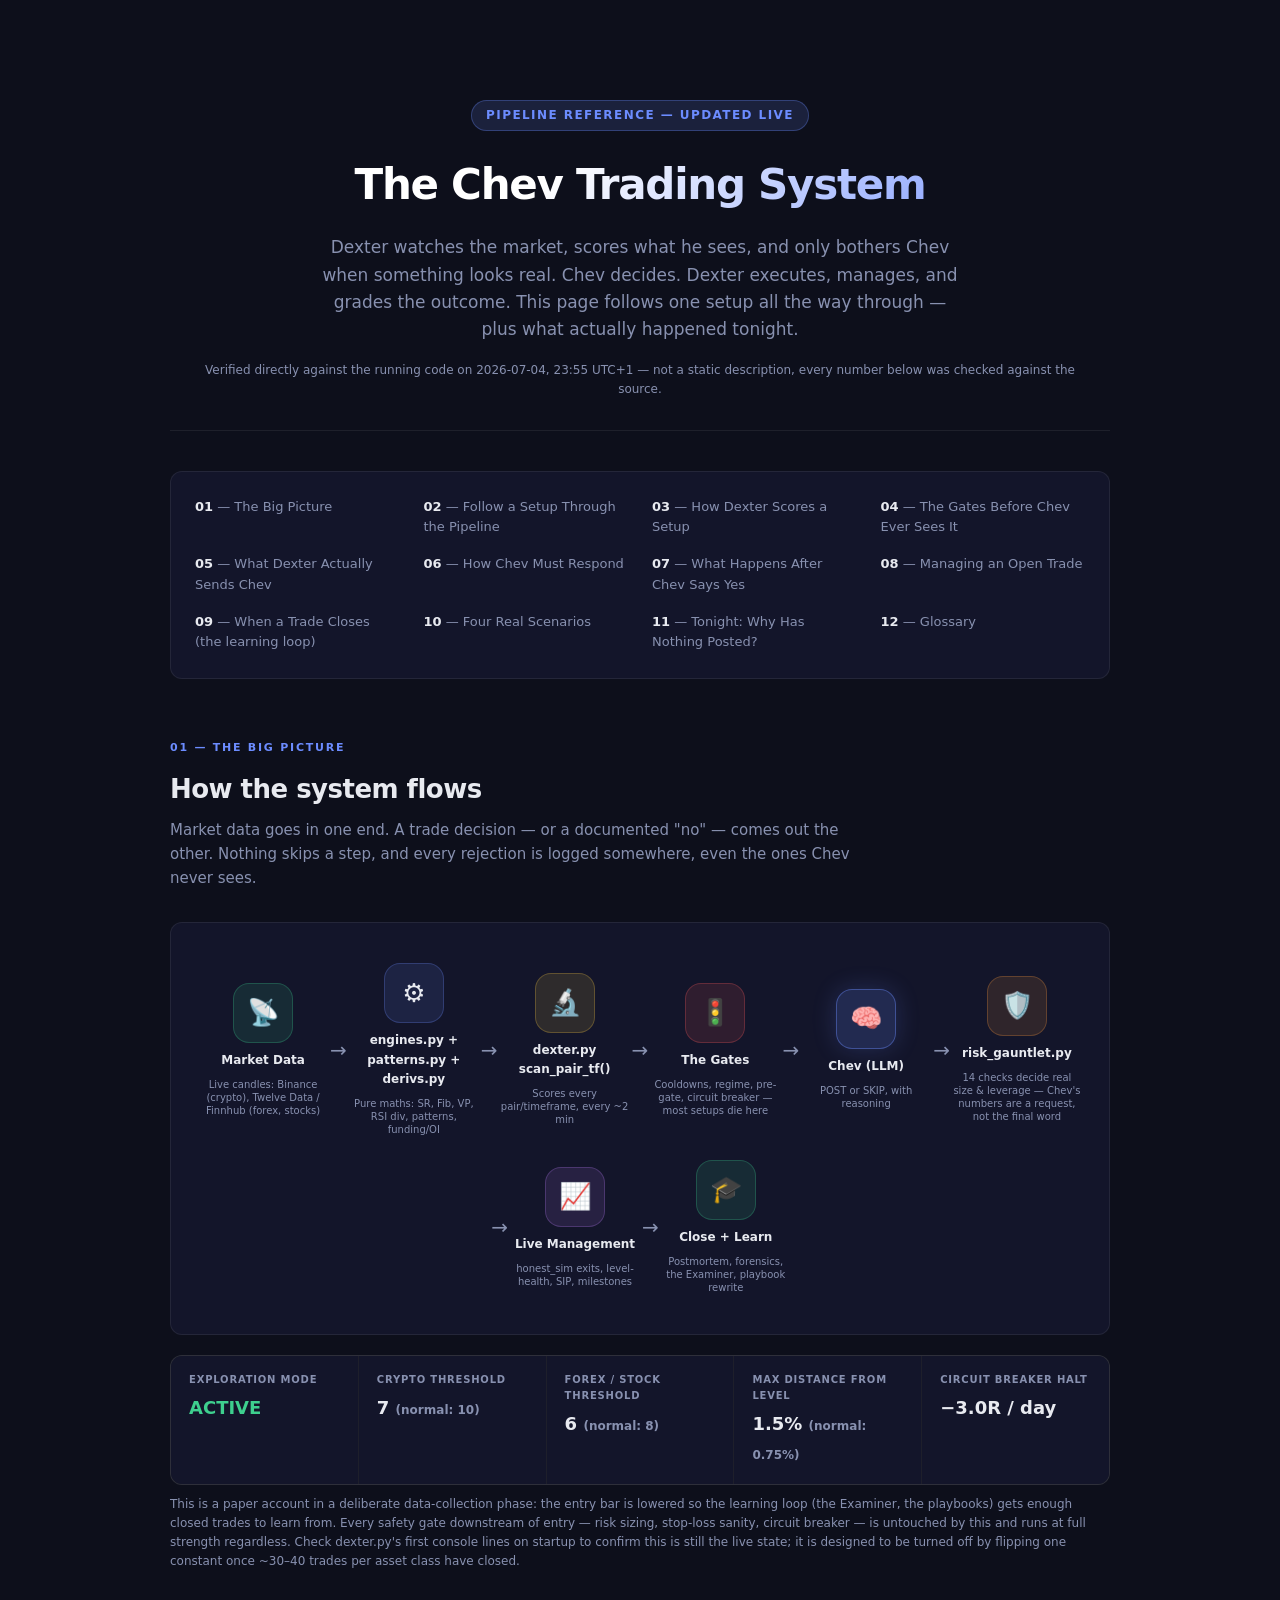
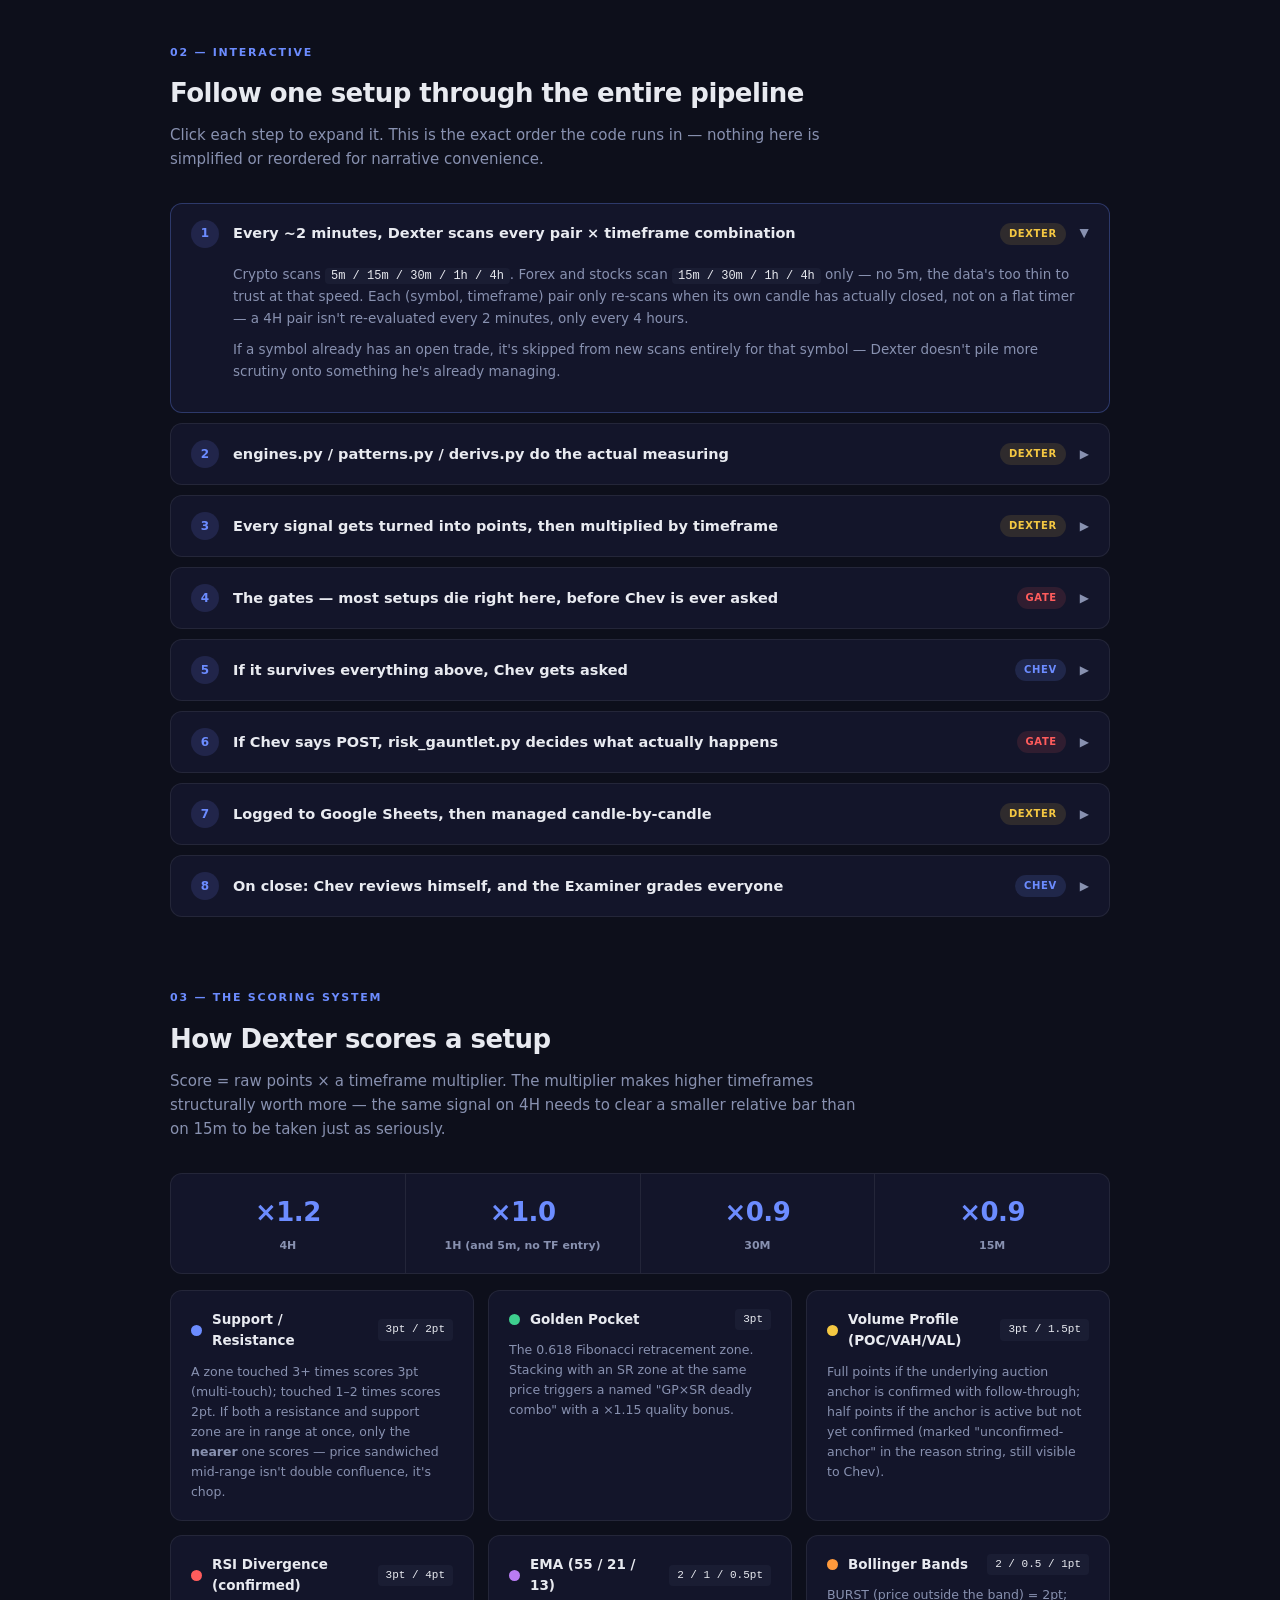
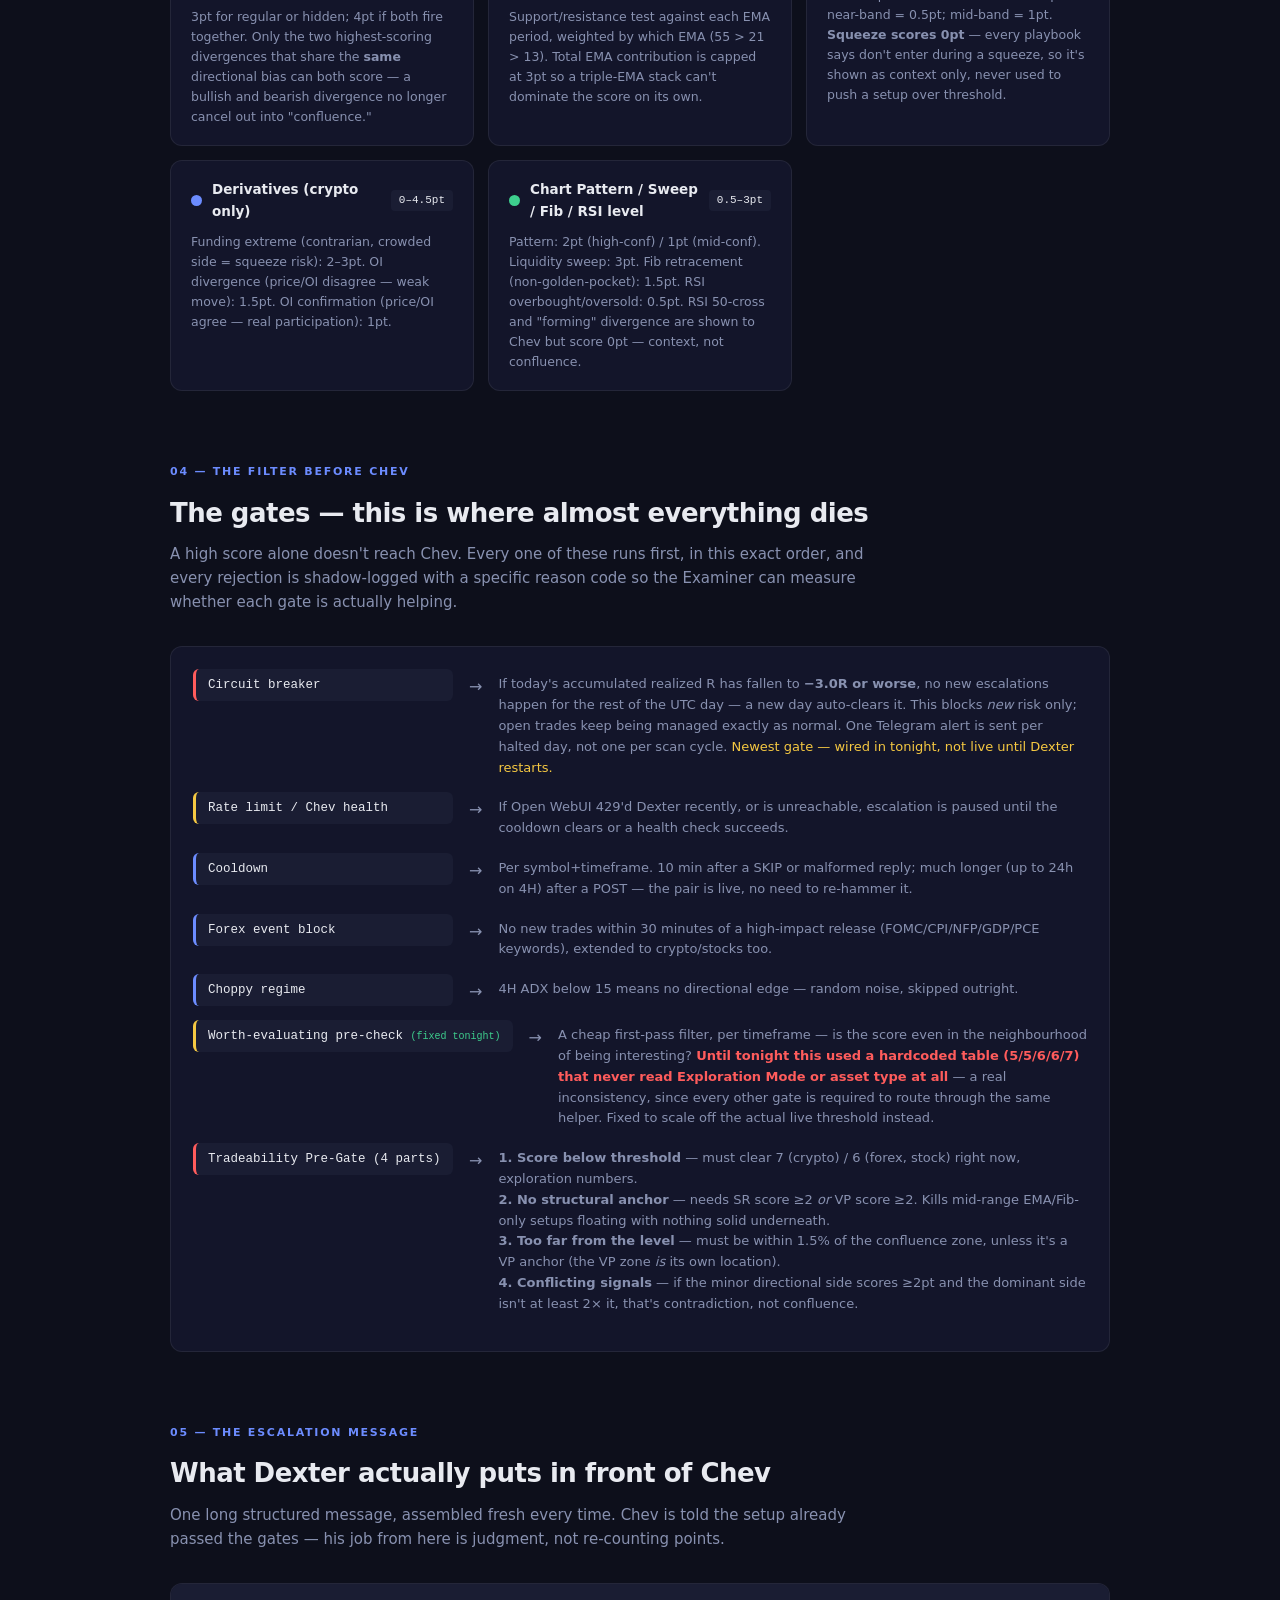
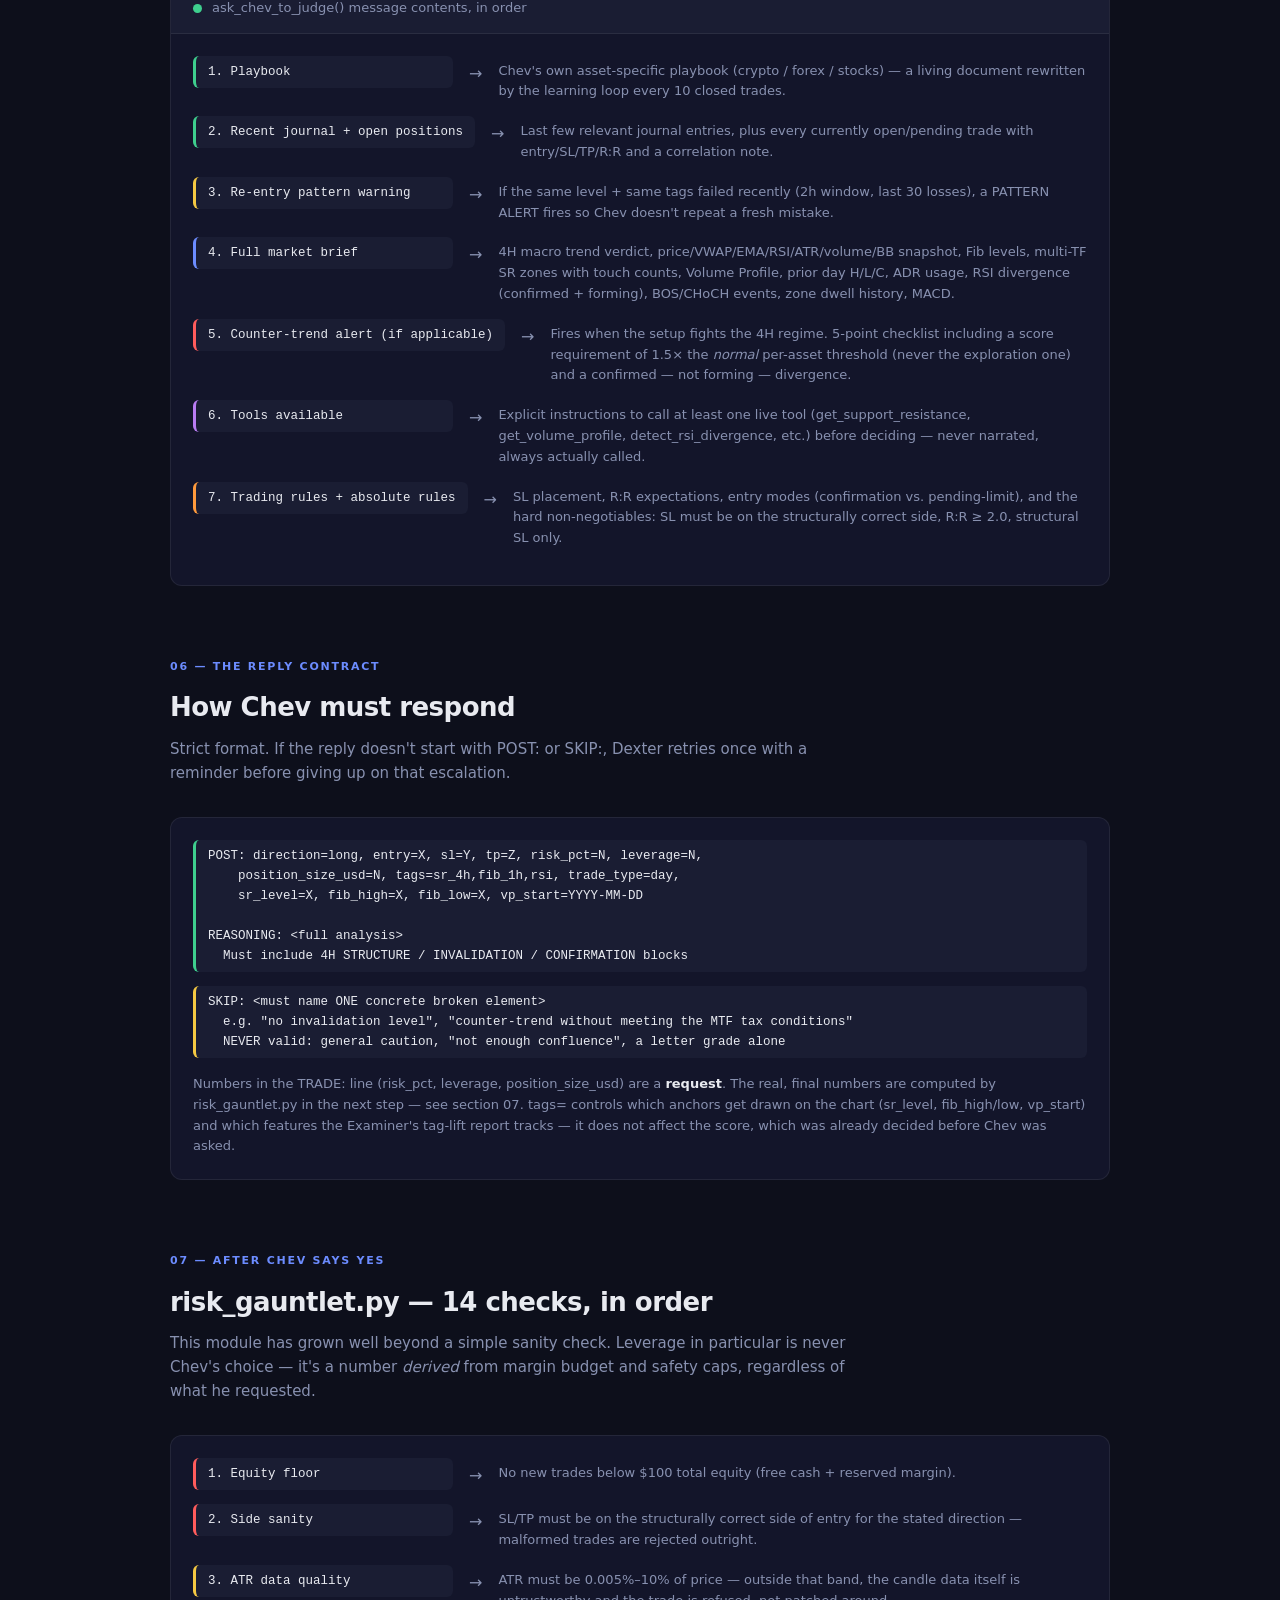
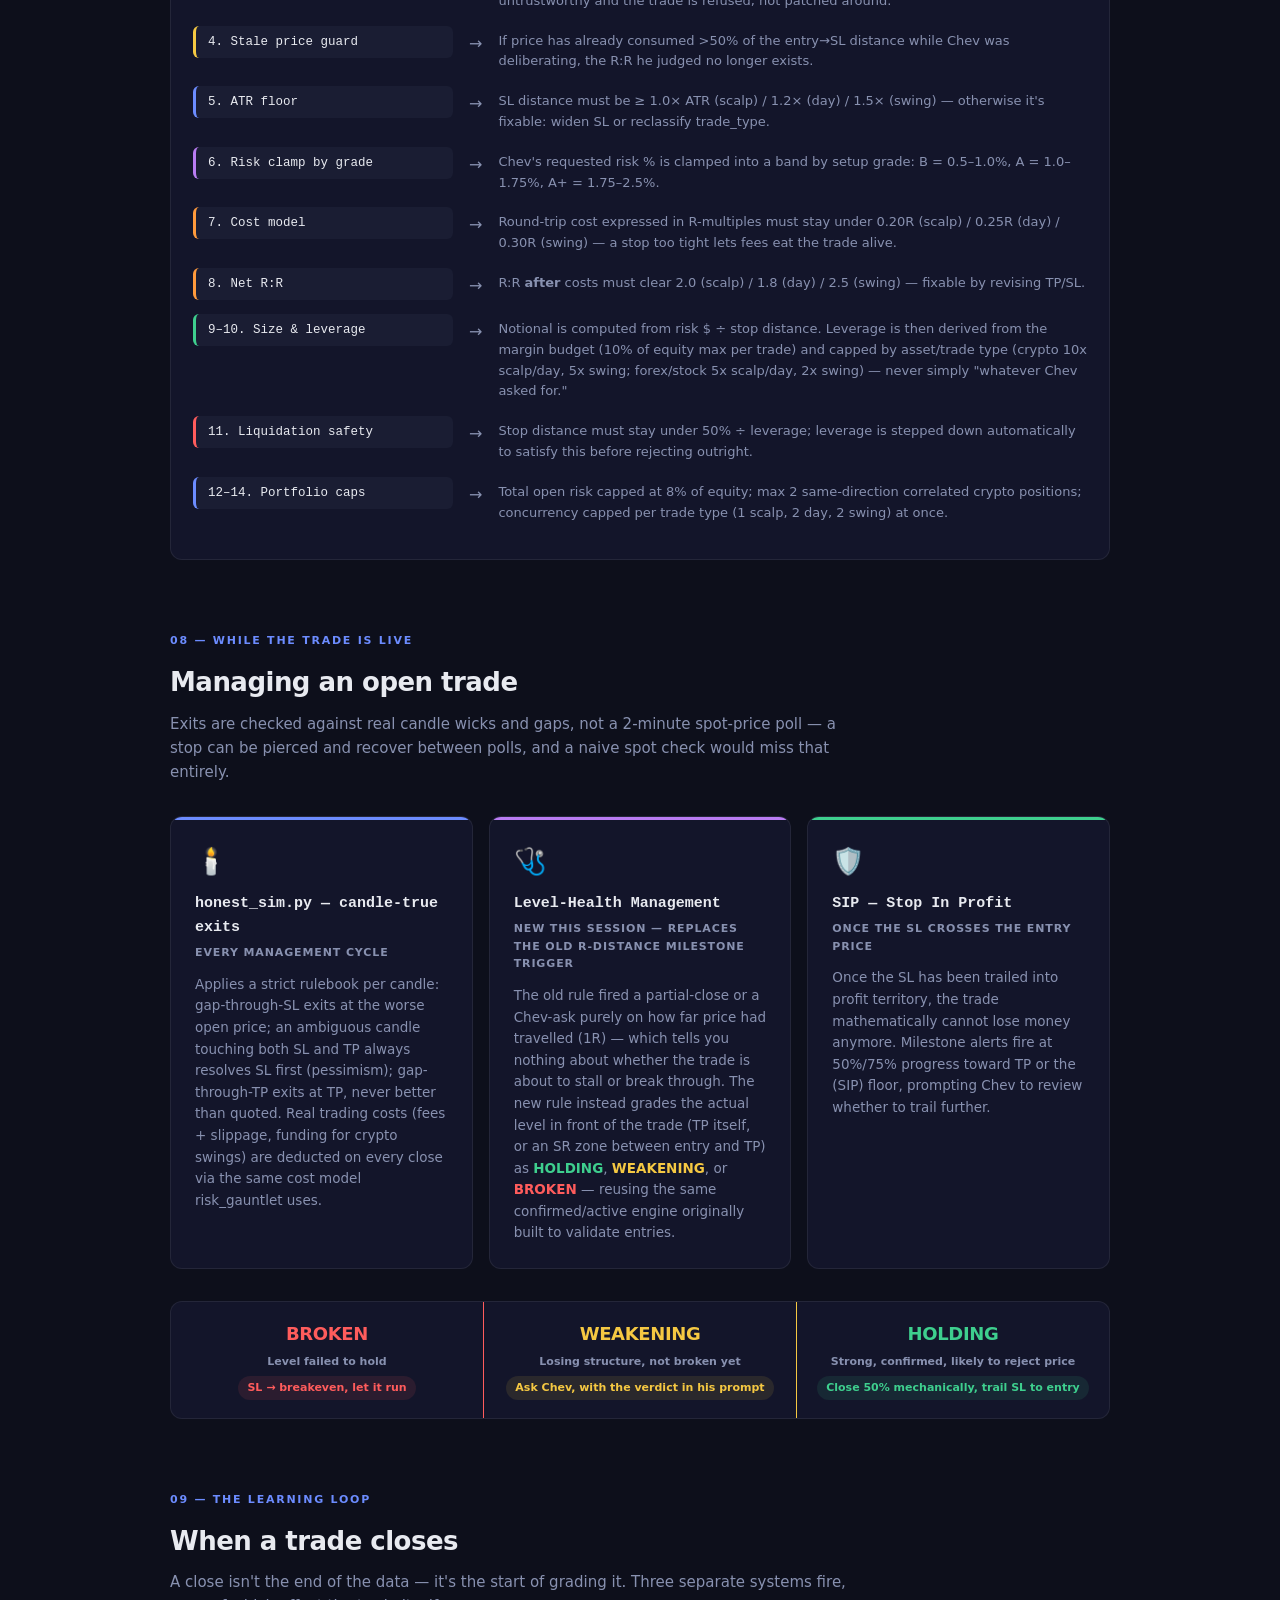
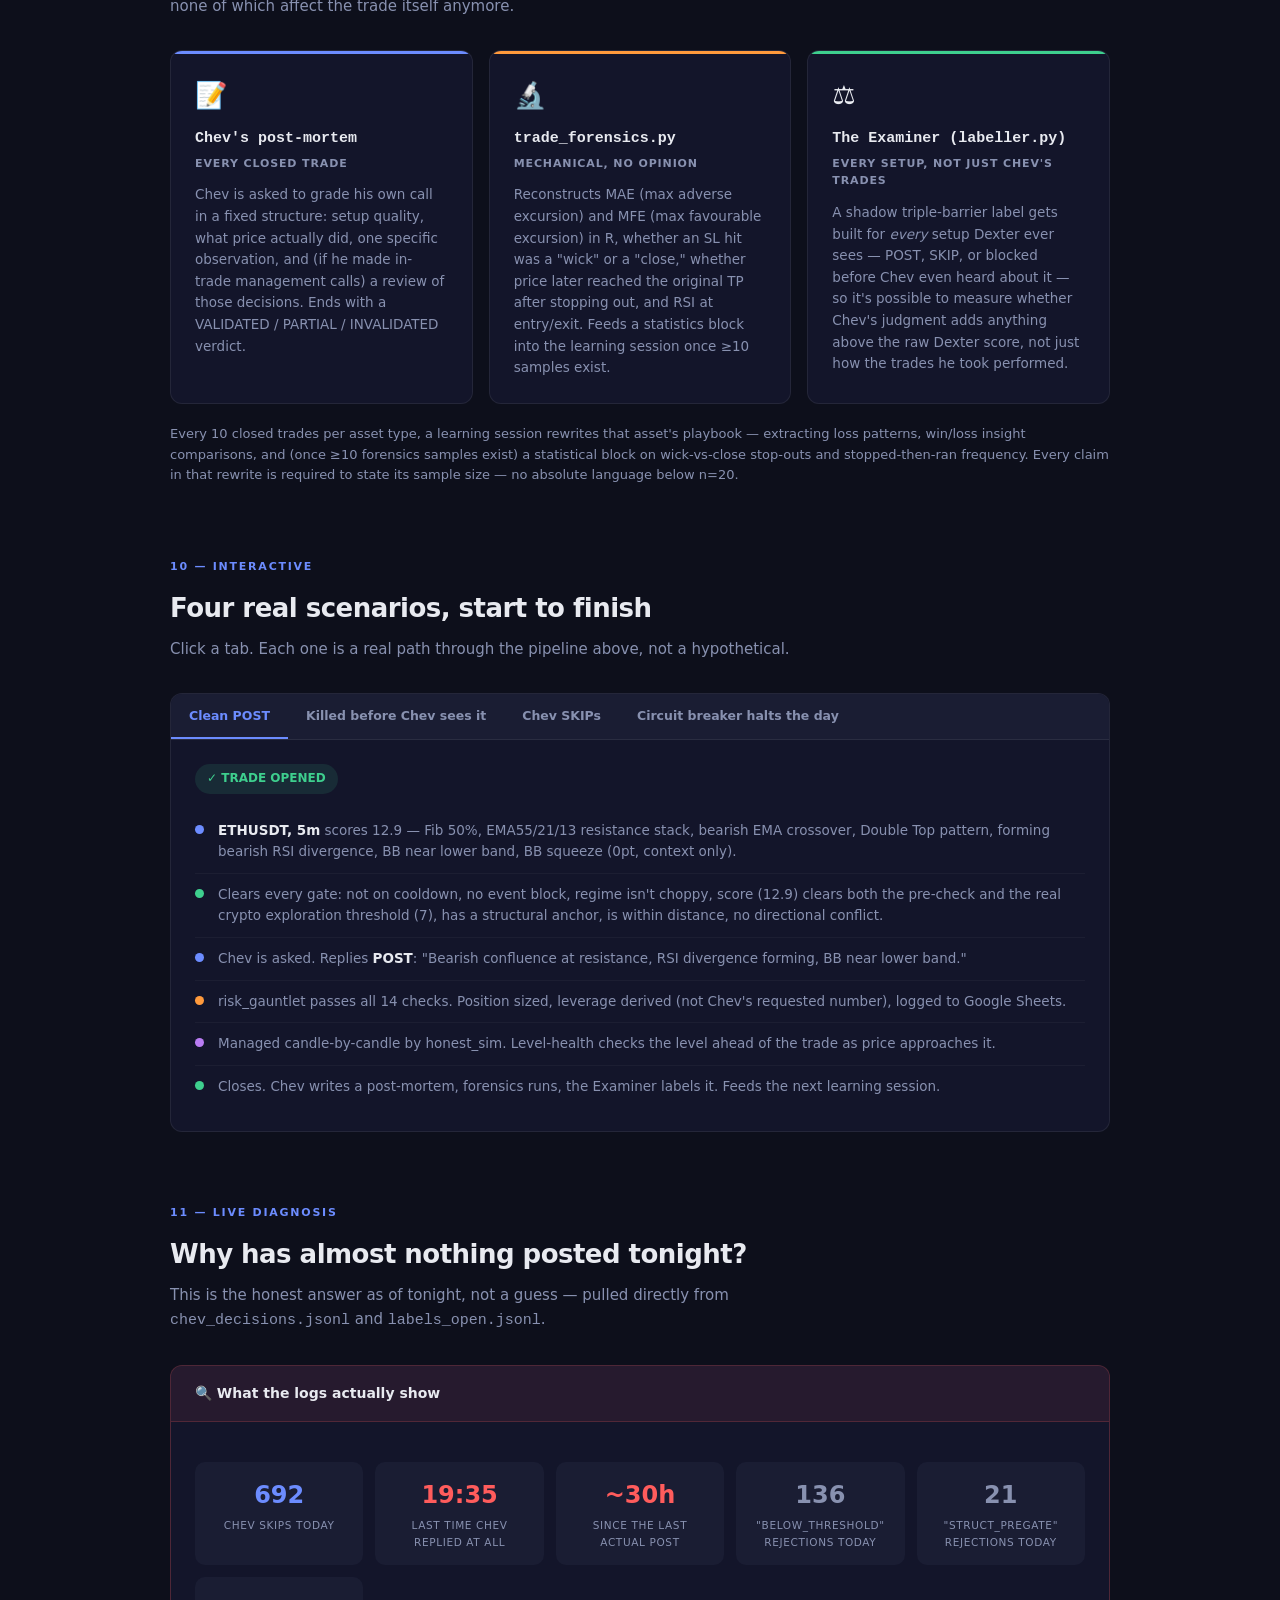
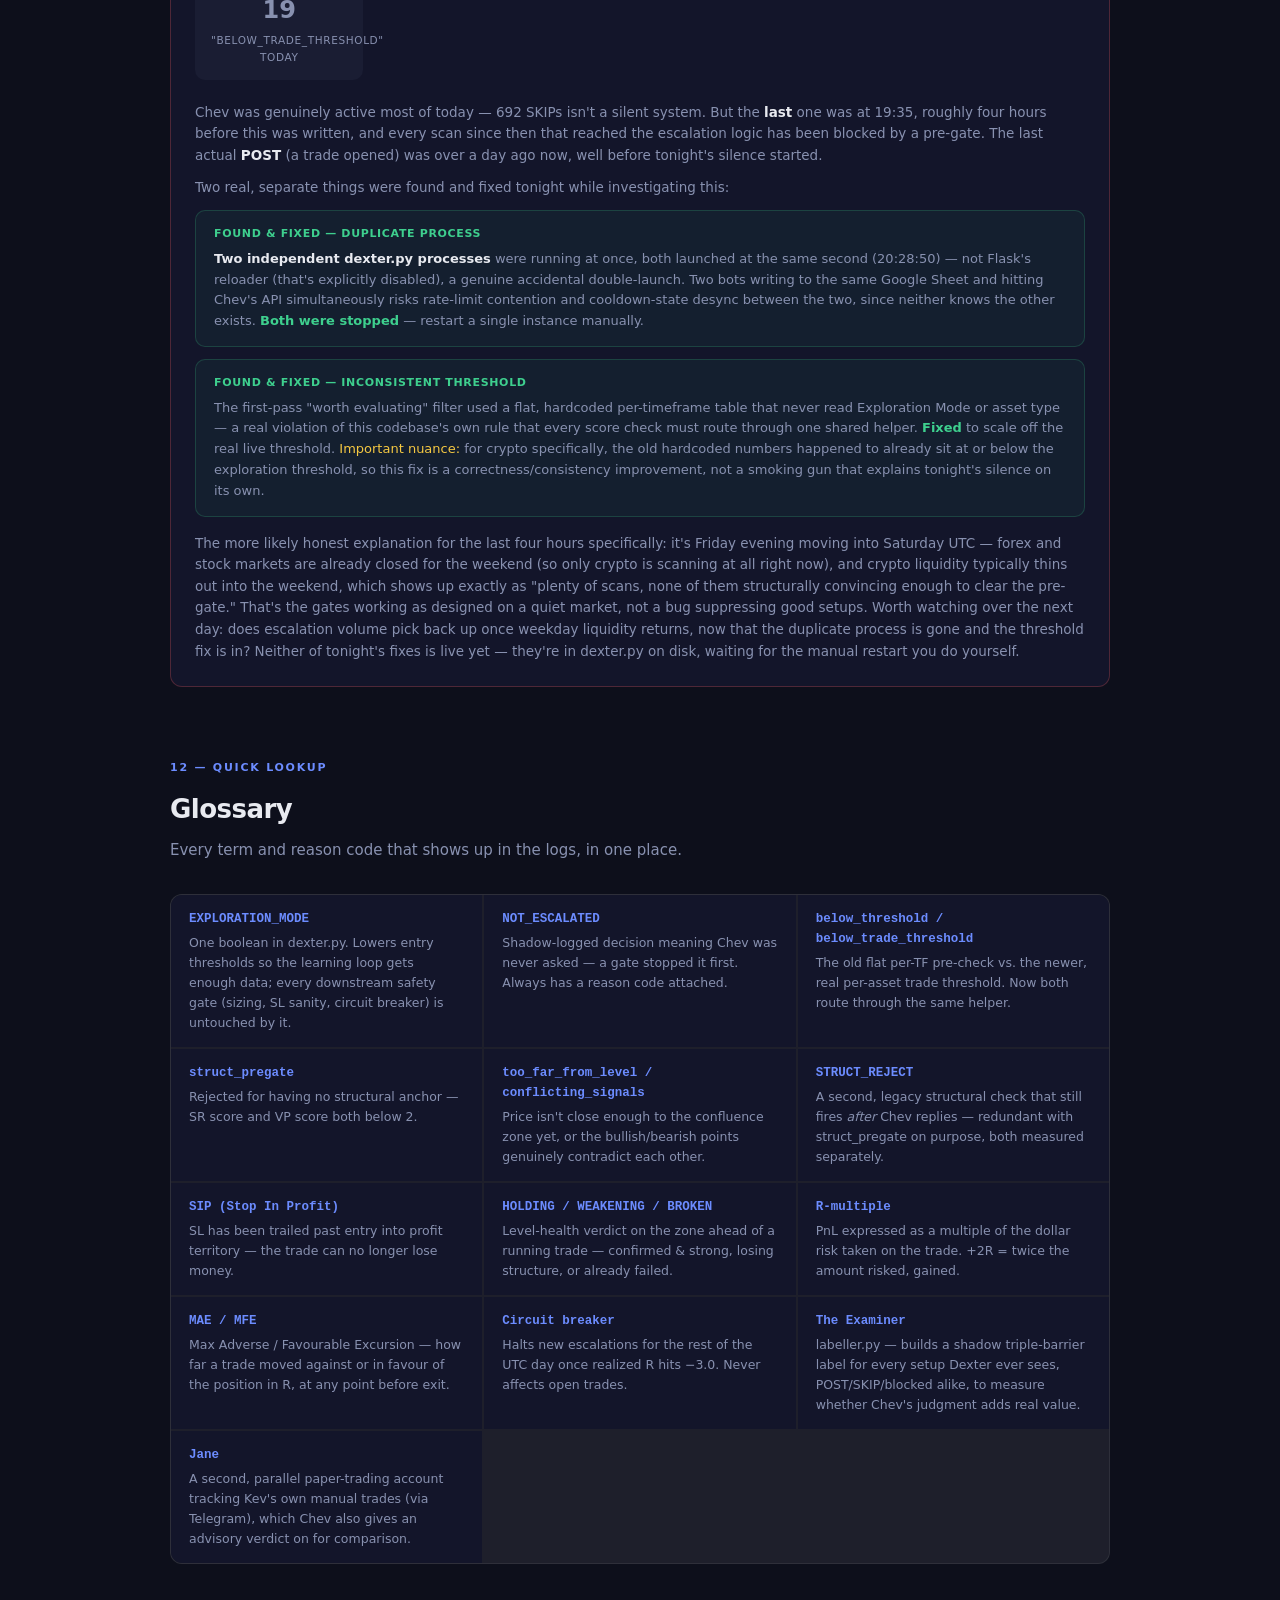
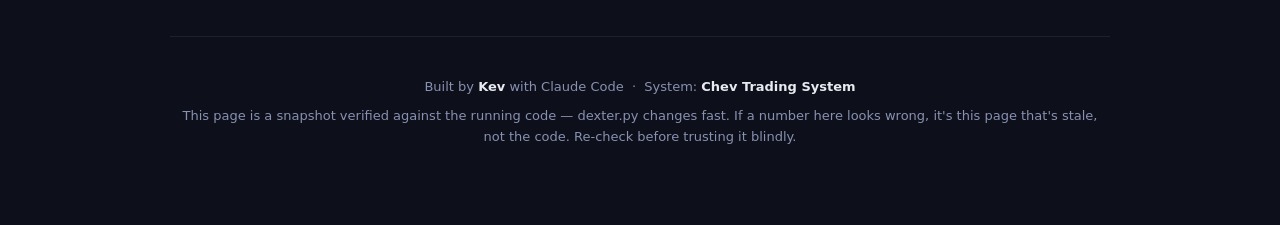
<file: ALEJANDRO_GUIDE.html>
<!DOCTYPE html>
<html lang="en">
<head>
<meta charset="UTF-8">
<meta name="viewport" content="width=device-width, initial-scale=1.0">
<title>Chev Trading System — Pipeline Guide</title>
<style>
  :root {
    --bg: #0d0f1b;
    --surface: #13152a;
    --surface2: #1a1d33;
    --surface3: #21254a;
    --border: rgba(255,255,255,0.07);
    --accent: #6c8cff;
    --green: #3ecf8e;
    --yellow: #f5c842;
    --red: #ff5c5c;
    --purple: #b97cf3;
    --orange: #ff9a3c;
    --text: #e8eaf0;
    --muted: #8891b0;
    --radius: 12px;
  }
  * { box-sizing: border-box; margin: 0; padding: 0; }
  body {
    background: var(--bg);
    color: var(--text);
    font-family: 'Segoe UI', system-ui, sans-serif;
    font-size: 15px;
    line-height: 1.6;
    padding: 40px 20px 80px;
    max-width: 980px;
    margin: 0 auto;
  }
  a { color: var(--accent); }
  code { font-family: 'Consolas', monospace; }

  /* ── HERO ── */
  .hero {
    text-align: center;
    padding: 60px 20px 30px;
    border-bottom: 1px solid var(--border);
    margin-bottom: 40px;
  }
  .hero .badge {
    display: inline-block;
    background: rgba(108,140,255,0.15);
    border: 1px solid rgba(108,140,255,0.3);
    color: var(--accent);
    font-size: 12px;
    font-weight: 600;
    letter-spacing: 0.12em;
    text-transform: uppercase;
    padding: 5px 14px;
    border-radius: 99px;
    margin-bottom: 20px;
  }
  .hero h1 {
    font-size: 42px;
    font-weight: 700;
    letter-spacing: -0.03em;
    background: linear-gradient(135deg, #fff 40%, var(--accent));
    -webkit-background-clip: text;
    -webkit-text-fill-color: transparent;
    background-clip: text;
    margin-bottom: 16px;
  }
  .hero p { color: var(--muted); font-size: 17px; max-width: 640px; margin: 0 auto; }
  .hero .updated { margin-top: 18px; font-size: 12px; color: var(--muted); }

  /* ── TOC ── */
  .toc {
    background: var(--surface);
    border: 1px solid var(--border);
    border-radius: var(--radius);
    padding: 20px 24px;
    margin-bottom: 60px;
    display: grid;
    grid-template-columns: repeat(auto-fit, minmax(200px, 1fr));
    gap: 6px 24px;
  }
  .toc a {
    display: block;
    font-size: 13px;
    color: var(--muted);
    text-decoration: none;
    padding: 5px 0;
  }
  .toc a:hover { color: var(--accent); }
  .toc a b { color: var(--text); font-weight: 600; }

  /* ── SECTION HEADERS ── */
  .section-label {
    font-size: 11px; font-weight: 700; letter-spacing: 0.16em;
    text-transform: uppercase; color: var(--accent); margin-bottom: 12px;
  }
  h2 { font-size: 26px; font-weight: 700; letter-spacing: -0.02em; margin-bottom: 8px; }
  h3 { font-size: 17px; font-weight: 700; margin-bottom: 10px; }
  .section-intro { color: var(--muted); margin-bottom: 32px; max-width: 700px; }
  section { margin-bottom: 72px; scroll-margin-top: 20px; }

  /* ── FLOW DIAGRAM ── */
  .flow {
    display: flex; align-items: center; justify-content: center; gap: 0;
    flex-wrap: wrap; padding: 40px 20px; background: var(--surface);
    border: 1px solid var(--border); border-radius: var(--radius); row-gap: 24px;
  }
  .flow-node { display: flex; flex-direction: column; align-items: center; gap: 8px; min-width: 108px; max-width: 130px; }
  .flow-icon {
    width: 60px; height: 60px; border-radius: 16px; display: flex;
    align-items: center; justify-content: center; font-size: 26px;
    border: 1px solid transparent; position: relative;
  }
  .flow-icon.data    { background: rgba(62,207,142,0.12); border-color: rgba(62,207,142,0.25); }
  .flow-icon.engine  { background: rgba(108,140,255,0.12); border-color: rgba(108,140,255,0.25); }
  .flow-icon.dexter  { background: rgba(245,200,66,0.12); border-color: rgba(245,200,66,0.25); }
  .flow-icon.gate    { background: rgba(255,92,92,0.12); border-color: rgba(255,92,92,0.25); }
  .flow-icon.chev    { background: rgba(108,140,255,0.18); border-color: rgba(108,140,255,0.40); box-shadow: 0 0 24px rgba(108,140,255,0.2); }
  .flow-icon.risk    { background: rgba(255,154,60,0.12); border-color: rgba(255,154,60,0.25); }
  .flow-icon.manage  { background: rgba(185,124,243,0.12); border-color: rgba(185,124,243,0.25); }
  .flow-icon.learn   { background: rgba(62,207,142,0.12); border-color: rgba(62,207,142,0.25); }
  .flow-label { font-size: 12px; font-weight: 600; color: var(--text); text-align: center; }
  .flow-sub { font-size: 10px; color: var(--muted); text-align: center; line-height: 1.3; }
  .flow-arrow { font-size: 20px; color: var(--muted); padding: 0 2px; }

  /* ── LIVE CONFIG STRIP ── */
  .config-strip {
    display: grid; grid-template-columns: repeat(auto-fit, minmax(150px, 1fr));
    gap: 1px; background: var(--border); border: 1px solid var(--border);
    border-radius: var(--radius); overflow: hidden; margin-top: 20px;
  }
  .config-cell { background: var(--surface); padding: 16px 18px; }
  .config-cell .cfg-label { font-size: 10px; color: var(--muted); text-transform: uppercase; letter-spacing: 0.08em; font-weight: 700; margin-bottom: 6px; }
  .config-cell .cfg-value { font-size: 18px; font-weight: 700; }
  .config-cell .cfg-value.on { color: var(--green); }
  .config-note { font-size: 12px; color: var(--muted); margin-top: 10px; }

  /* ── MODULE CARDS ── */
  .cards { display: grid; grid-template-columns: repeat(auto-fill, minmax(280px, 1fr)); gap: 16px; }
  .card { background: var(--surface); border: 1px solid var(--border); border-radius: var(--radius); padding: 24px; position: relative; overflow: hidden; }
  .card::before { content: ''; position: absolute; top: 0; left: 0; right: 0; height: 3px; border-radius: var(--radius) var(--radius) 0 0; }
  .card.green::before  { background: var(--green); }
  .card.blue::before   { background: var(--accent); }
  .card.yellow::before { background: var(--yellow); }
  .card.purple::before { background: var(--purple); }
  .card.orange::before { background: var(--orange); }
  .card.red::before    { background: var(--red); }
  .card-icon { font-size: 26px; margin-bottom: 10px; }
  .card-title { font-size: 15px; font-weight: 700; margin-bottom: 4px; font-family: monospace; }
  .card-role { font-size: 11px; font-weight: 600; letter-spacing: 0.08em; text-transform: uppercase; color: var(--muted); margin-bottom: 12px; }
  .card p { color: var(--muted); font-size: 13.5px; }

  /* ── CONFLUENCE TABLE ── */
  .conf-grid { display: grid; grid-template-columns: repeat(auto-fill, minmax(260px, 1fr)); gap: 14px; }
  .conf-card { background: var(--surface); border: 1px solid var(--border); border-radius: var(--radius); padding: 18px 20px; }
  .conf-header { display: flex; align-items: center; gap: 10px; margin-bottom: 10px; }
  .conf-dot { width: 11px; height: 11px; border-radius: 50%; flex-shrink: 0; }
  .conf-name { font-size: 13.5px; font-weight: 700; }
  .conf-pt { font-family: monospace; font-size: 11px; color: var(--text); background: var(--surface2); padding: 2px 8px; border-radius: 4px; margin-left: auto; white-space: nowrap; }
  .conf-desc { font-size: 12.5px; color: var(--muted); }

  /* ── THRESHOLD STRIP ── */
  .threshold-row { display: flex; align-items: stretch; background: var(--surface); border: 1px solid var(--border); border-radius: var(--radius); overflow: hidden; margin-bottom: 16px; flex-wrap: wrap; }
  .th-cell { flex: 1; min-width: 140px; padding: 18px; text-align: center; border-right: 1px solid var(--border); }
  .th-cell:last-child { border-right: none; }
  .th-score { font-size: 26px; font-weight: 800; letter-spacing: -0.02em; }
  .th-label { font-size: 11px; color: var(--muted); margin-top: 4px; font-weight: 600; }
  .th-action { font-size: 11px; margin-top: 6px; font-weight: 600; padding: 3px 9px; border-radius: 99px; display: inline-block; }
  .th-skip { color: var(--red); background: rgba(255,92,92,0.1); }
  .th-watch { color: var(--yellow); background: rgba(245,200,66,0.1); }
  .th-escalate { color: var(--green); background: rgba(62,207,142,0.1); }

  /* ── ACCORDION (pipeline walkthrough) ── */
  .accordion { display: flex; flex-direction: column; gap: 10px; }
  details.step {
    background: var(--surface); border: 1px solid var(--border); border-radius: var(--radius);
    overflow: hidden;
  }
  details.step[open] { border-color: rgba(108,140,255,0.3); }
  details.step summary {
    list-style: none; cursor: pointer; padding: 16px 20px; display: flex;
    align-items: center; gap: 14px; user-select: none;
  }
  details.step summary::-webkit-details-marker { display: none; }
  .step-num {
    width: 28px; height: 28px; border-radius: 50%; background: var(--surface3);
    display: flex; align-items: center; justify-content: center;
    font-size: 12px; font-weight: 700; color: var(--accent); flex-shrink: 0;
  }
  .step-title { font-weight: 700; font-size: 14.5px; flex: 1; }
  .step-tag { font-size: 10px; font-weight: 700; letter-spacing: 0.06em; text-transform: uppercase; padding: 3px 9px; border-radius: 99px; }
  .step-tag.dexter { background: rgba(245,200,66,0.12); color: var(--yellow); }
  .step-tag.chev   { background: rgba(108,140,255,0.15); color: var(--accent); }
  .step-tag.gate   { background: rgba(255,92,92,0.12); color: var(--red); }
  .step-chevron { color: var(--muted); font-size: 12px; transition: transform 0.15s; }
  details.step[open] .step-chevron { transform: rotate(90deg); }
  .step-body { padding: 0 20px 20px 62px; color: var(--muted); font-size: 13.5px; }
  .step-body p { margin-bottom: 10px; }
  .step-body code.inline { background: var(--surface2); padding: 1px 6px; border-radius: 4px; font-size: 12px; color: var(--text); }
  .step-body ul { margin: 8px 0 8px 18px; }
  .step-body li { margin-bottom: 4px; }

  /* ── TABS (scenarios) ── */
  .tabs { background: var(--surface); border: 1px solid var(--border); border-radius: var(--radius); overflow: hidden; }
  .tab-buttons { display: flex; flex-wrap: wrap; background: var(--surface2); border-bottom: 1px solid var(--border); }
  .tab-btn {
    background: none; border: none; color: var(--muted); font-size: 12.5px; font-weight: 600;
    padding: 14px 18px; cursor: pointer; border-bottom: 2px solid transparent; font-family: inherit;
  }
  .tab-btn:hover { color: var(--text); }
  .tab-btn.active { color: var(--accent); border-bottom-color: var(--accent); }
  .tab-panel { display: none; padding: 24px; }
  .tab-panel.active { display: block; }
  .scenario-verdict { display: inline-flex; align-items: center; gap: 8px; font-size: 12px; font-weight: 700; padding: 5px 12px; border-radius: 99px; margin-bottom: 16px; }
  .scenario-verdict.post { background: rgba(62,207,142,0.12); color: var(--green); }
  .scenario-verdict.skip { background: rgba(245,200,66,0.12); color: var(--yellow); }
  .scenario-verdict.blocked { background: rgba(255,92,92,0.12); color: var(--red); }
  .scenario-timeline { display: flex; flex-direction: column; gap: 0; }
  .tl-row { display: flex; gap: 14px; padding: 10px 0; border-bottom: 1px solid rgba(255,255,255,0.04); }
  .tl-row:last-child { border-bottom: none; }
  .tl-dot { width: 9px; height: 9px; border-radius: 50%; margin-top: 5px; flex-shrink: 0; }
  .tl-text { font-size: 13.5px; color: var(--muted); }
  .tl-text b { color: var(--text); }

  /* ── ANNOTATED EXAMPLE ── */
  .example-wrap { background: var(--surface); border: 1px solid var(--border); border-radius: var(--radius); overflow: hidden; }
  .example-header { padding: 14px 22px; background: var(--surface2); border-bottom: 1px solid var(--border); font-size: 13px; color: var(--muted); display: flex; align-items: center; gap: 10px; }
  .example-dot { width: 9px; height: 9px; border-radius: 50%; background: var(--green); flex-shrink: 0; }
  .example-body { padding: 22px; }
  .anno-line { display: flex; gap: 16px; margin-bottom: 14px; align-items: flex-start; flex-wrap: wrap; }
  .anno-code { font-family: monospace; font-size: 12.5px; color: var(--text); background: var(--surface2); padding: 6px 12px; border-radius: 6px; min-width: 260px; flex-shrink: 0; border-left: 3px solid; }
  .anno-arrow { font-size: 16px; color: var(--muted); margin-top: 5px; flex-shrink: 0; }
  .anno-explain { font-size: 13px; color: var(--muted); padding-top: 5px; flex: 1; min-width: 200px; }
  .anno-explain strong { color: var(--text); }

  /* ── DIAGNOSIS PANEL ── */
  .diag-panel { background: var(--surface); border: 1px solid rgba(255,92,92,0.25); border-radius: var(--radius); overflow: hidden; }
  .diag-header { padding: 16px 24px; background: rgba(255,92,92,0.08); border-bottom: 1px solid rgba(255,92,92,0.2); display: flex; align-items: center; gap: 10px; font-weight: 700; font-size: 14px; }
  .diag-body { padding: 24px; }
  .diag-stat-row { display: grid; grid-template-columns: repeat(auto-fit, minmax(140px,1fr)); gap: 12px; margin: 16px 0 22px; }
  .diag-stat { background: var(--surface2); border-radius: 10px; padding: 14px 16px; text-align: center; }
  .diag-stat .n { font-size: 24px; font-weight: 800; }
  .diag-stat .l { font-size: 10.5px; color: var(--muted); text-transform: uppercase; letter-spacing: 0.06em; margin-top: 3px; }
  .fix-box { background: rgba(62,207,142,0.06); border: 1px solid rgba(62,207,142,0.2); border-radius: 10px; padding: 14px 18px; margin-top: 12px; }
  .fix-box .fix-label { font-size: 11px; font-weight: 700; color: var(--green); text-transform: uppercase; letter-spacing: 0.06em; margin-bottom: 6px; }
  .fix-box p { font-size: 13px; color: var(--muted); }

  /* ── GLOSSARY ── */
  .glossary { display: grid; grid-template-columns: repeat(auto-fill, minmax(300px,1fr)); gap: 2px; background: var(--border); border: 1px solid var(--border); border-radius: var(--radius); overflow: hidden; }
  .g-item { background: var(--surface); padding: 14px 18px; }
  .g-term { font-family: monospace; font-size: 12.5px; font-weight: 700; color: var(--accent); margin-bottom: 4px; }
  .g-def { font-size: 12.5px; color: var(--muted); }

  /* ── FOOTER ── */
  .footer { text-align: center; padding-top: 40px; border-top: 1px solid var(--border); color: var(--muted); font-size: 13px; }
  .footer strong { color: var(--text); }
</style>
</head>
<body>

<!-- HERO -->
<div class="hero">
  <div class="badge">Pipeline Reference — Updated Live</div>
  <h1>The Chev Trading System</h1>
  <p>Dexter watches the market, scores what he sees, and only bothers Chev when something looks real. Chev decides. Dexter executes, manages, and grades the outcome. This page follows one setup all the way through — plus what actually happened tonight.</p>
  <div class="updated">Verified directly against the running code on 2026-07-04, 23:55 UTC+1 — not a static description, every number below was checked against the source.</div>
</div>

<div class="toc">
  <div><a href="#big-picture"><b>01</b> — The Big Picture</a></div>
  <div><a href="#walkthrough"><b>02</b> — Follow a Setup Through the Pipeline</a></div>
  <div><a href="#scoring"><b>03</b> — How Dexter Scores a Setup</a></div>
  <div><a href="#gates"><b>04</b> — The Gates Before Chev Ever Sees It</a></div>
  <div><a href="#sends"><b>05</b> — What Dexter Actually Sends Chev</a></div>
  <div><a href="#responds"><b>06</b> — How Chev Must Respond</a></div>
  <div><a href="#gauntlet"><b>07</b> — What Happens After Chev Says Yes</a></div>
  <div><a href="#managing"><b>08</b> — Managing an Open Trade</a></div>
  <div><a href="#closing"><b>09</b> — When a Trade Closes (the learning loop)</a></div>
  <div><a href="#scenarios"><b>10</b> — Four Real Scenarios</a></div>
  <div><a href="#tonight"><b>11</b> — Tonight: Why Has Nothing Posted?</a></div>
  <div><a href="#glossary"><b>12</b> — Glossary</a></div>
</div>

<!-- 01 BIG PICTURE -->
<section id="big-picture">
  <div class="section-label">01 — The Big Picture</div>
  <h2>How the system flows</h2>
  <p class="section-intro">Market data goes in one end. A trade decision — or a documented "no" — comes out the other. Nothing skips a step, and every rejection is logged somewhere, even the ones Chev never sees.</p>

  <div class="flow">
    <div class="flow-node">
      <div class="flow-icon data">📡</div>
      <div class="flow-label">Market Data</div>
      <div class="flow-sub">Live candles: Binance (crypto), Twelve Data / Finnhub (forex, stocks)</div>
    </div>
    <div class="flow-arrow">→</div>
    <div class="flow-node">
      <div class="flow-icon engine">⚙️</div>
      <div class="flow-label">engines.py + patterns.py + derivs.py</div>
      <div class="flow-sub">Pure maths: SR, Fib, VP, RSI div, patterns, funding/OI</div>
    </div>
    <div class="flow-arrow">→</div>
    <div class="flow-node">
      <div class="flow-icon dexter">🔬</div>
      <div class="flow-label">dexter.py<br>scan_pair_tf()</div>
      <div class="flow-sub">Scores every pair/timeframe, every ~2 min</div>
    </div>
    <div class="flow-arrow">→</div>
    <div class="flow-node">
      <div class="flow-icon gate">🚦</div>
      <div class="flow-label">The Gates</div>
      <div class="flow-sub">Cooldowns, regime, pre-gate, circuit breaker — most setups die here</div>
    </div>
    <div class="flow-arrow">→</div>
    <div class="flow-node">
      <div class="flow-icon chev">🧠</div>
      <div class="flow-label">Chev (LLM)</div>
      <div class="flow-sub">POST or SKIP, with reasoning</div>
    </div>
    <div class="flow-arrow">→</div>
    <div class="flow-node">
      <div class="flow-icon risk">🛡️</div>
      <div class="flow-label">risk_gauntlet.py</div>
      <div class="flow-sub">14 checks decide real size &amp; leverage — Chev's numbers are a request, not the final word</div>
    </div>
    <div class="flow-arrow">→</div>
    <div class="flow-node">
      <div class="flow-icon manage">📈</div>
      <div class="flow-label">Live Management</div>
      <div class="flow-sub">honest_sim exits, level-health, SIP, milestones</div>
    </div>
    <div class="flow-arrow">→</div>
    <div class="flow-node">
      <div class="flow-icon learn">🎓</div>
      <div class="flow-label">Close + Learn</div>
      <div class="flow-sub">Postmortem, forensics, the Examiner, playbook rewrite</div>
    </div>
  </div>

  <div class="config-strip">
    <div class="config-cell">
      <div class="cfg-label">Exploration Mode</div>
      <div class="cfg-value on">ACTIVE</div>
    </div>
    <div class="config-cell">
      <div class="cfg-label">Crypto Threshold</div>
      <div class="cfg-value">7 <span style="color:var(--muted);font-size:12px;">(normal: 10)</span></div>
    </div>
    <div class="config-cell">
      <div class="cfg-label">Forex / Stock Threshold</div>
      <div class="cfg-value">6 <span style="color:var(--muted);font-size:12px;">(normal: 8)</span></div>
    </div>
    <div class="config-cell">
      <div class="cfg-label">Max Distance From Level</div>
      <div class="cfg-value">1.5% <span style="color:var(--muted);font-size:12px;">(normal: 0.75%)</span></div>
    </div>
    <div class="config-cell">
      <div class="cfg-label">Circuit Breaker Halt</div>
      <div class="cfg-value">−3.0R / day</div>
    </div>
  </div>
  <div class="config-note">This is a paper account in a deliberate data-collection phase: the entry bar is lowered so the learning loop (the Examiner, the playbooks) gets enough closed trades to learn from. Every safety gate downstream of entry — risk sizing, stop-loss sanity, circuit breaker — is untouched by this and runs at full strength regardless. Check dexter.py's first console lines on startup to confirm this is still the live state; it is designed to be turned off by flipping one constant once ~30–40 trades per asset class have closed.</div>
</section>

<!-- 02 WALKTHROUGH -->
<section id="walkthrough">
  <div class="section-label">02 — Interactive</div>
  <h2>Follow one setup through the entire pipeline</h2>
  <p class="section-intro">Click each step to expand it. This is the exact order the code runs in — nothing here is simplified or reordered for narrative convenience.</p>

  <div class="accordion">

    <details class="step" open>
      <summary>
        <div class="step-num">1</div>
        <div class="step-title">Every ~2 minutes, Dexter scans every pair × timeframe combination</div>
        <div class="step-tag dexter">DEXTER</div>
        <div class="step-chevron">▶</div>
      </summary>
      <div class="step-body">
        <p>Crypto scans <code class="inline">5m / 15m / 30m / 1h / 4h</code>. Forex and stocks scan <code class="inline">15m / 30m / 1h / 4h</code> only — no 5m, the data's too thin to trust at that speed. Each (symbol, timeframe) pair only re-scans when its own candle has actually closed, not on a flat timer — a 4H pair isn't re-evaluated every 2 minutes, only every 4 hours.</p>
        <p>If a symbol already has an open trade, it's skipped from new scans entirely for that symbol — Dexter doesn't pile more scrutiny onto something he's already managing.</p>
      </div>
    </details>

    <details class="step">
      <summary>
        <div class="step-num">2</div>
        <div class="step-title">engines.py / patterns.py / derivs.py do the actual measuring</div>
        <div class="step-tag dexter">DEXTER</div>
        <div class="step-chevron">▶</div>
      </summary>
      <div class="step-body">
        <p>Dexter never eyeballs a chart — everything is a number produced by a dedicated module:</p>
        <ul>
          <li><b style="color:var(--text)">engines.py</b> — swing highs/lows, SR zone touch counts, Fibonacci anchors, Volume Profile bins, RSI divergence pivots.</li>
          <li><b style="color:var(--text)">patterns.py</b> — chart pattern detection (head & shoulders, double top/bottom, triangles, flags) with a confidence score.</li>
          <li><b style="color:var(--text)">derivs.py</b> — crypto-only: Binance funding rate (read as a <i>contrarian</i> signal — the crowded side pays to stay in, which is squeeze fuel against them) and open-interest trend (price+OI direction agreement/disagreement).</li>
        </ul>
      </div>
    </details>

    <details class="step">
      <summary>
        <div class="step-num">3</div>
        <div class="step-title">Every signal gets turned into points, then multiplied by timeframe</div>
        <div class="step-tag dexter">DEXTER</div>
        <div class="step-chevron">▶</div>
      </summary>
      <div class="step-body">
        <p>Full breakdown in <a href="#scoring">section 03</a>. The short version: SR, Golden Pocket, Volume Profile, and confirmed RSI divergence are the heavyweight signals (3–4pt); EMA position, Bollinger Band state, chart patterns, and Fibonacci add smaller amounts; a few things (BB squeeze, RSI 50-cross, "forming" divergence) are shown to Chev as context but score <b style="color:var(--text)">zero</b> points on purpose, because scoring them contradicted the playbook rule to avoid entering during them.</p>
      </div>
    </details>

    <details class="step">
      <summary>
        <div class="step-num">4</div>
        <div class="step-title">The gates — most setups die right here, before Chev is ever asked</div>
        <div class="step-tag gate">GATE</div>
        <div class="step-chevron">▶</div>
      </summary>
      <div class="step-body">
        <p>Full breakdown in <a href="#gates">section 04</a>. In order: circuit breaker → rate-limit/Chev-health check → cooldown → forex event block → choppy-regime filter → the minimum-worth-evaluating pre-check → the four-part Tradeability Pre-Gate (score threshold, structural anchor, distance from level, directional conflict). Every rejection here is shadow-logged to the Examiner with a specific reason code — nothing just silently vanishes.</p>
      </div>
    </details>

    <details class="step">
      <summary>
        <div class="step-num">5</div>
        <div class="step-title">If it survives everything above, Chev gets asked</div>
        <div class="step-tag chev">CHEV</div>
        <div class="step-chevron">▶</div>
      </summary>
      <div class="step-body">
        <p>Full breakdown in <a href="#sends">section 05</a>. Chev receives his own playbook, recent journal entries, current open positions, a full market brief (price, Fib, SR, Volume Profile, RSI, BOS/CHoCH, session context), and an explicit set of tools he's instructed to call before deciding. He replies in a strict format — see <a href="#responds">section 06</a>.</p>
      </div>
    </details>

    <details class="step">
      <summary>
        <div class="step-num">6</div>
        <div class="step-title">If Chev says POST, risk_gauntlet.py decides what actually happens</div>
        <div class="step-tag gate">GATE</div>
        <div class="step-chevron">▶</div>
      </summary>
      <div class="step-body">
        <p>Full breakdown in <a href="#gauntlet">section 07</a>. Chev's requested size, risk %, and leverage are treated as a <i>request</i>, not an instruction — 14 sequential checks (equity floor, side sanity, ATR data quality, stale price, ATR floor, risk-band clamp by setup grade, cost model, net R:R after costs, sizing, leverage <i>derived</i> from margin budget, liquidation safety, portfolio heat cap, correlation cap, concurrency cap) can adjust or outright reject the trade before it's logged.</p>
      </div>
    </details>

    <details class="step">
      <summary>
        <div class="step-num">7</div>
        <div class="step-title">Logged to Google Sheets, then managed candle-by-candle</div>
        <div class="step-tag dexter">DEXTER</div>
        <div class="step-chevron">▶</div>
      </summary>
      <div class="step-body">
        <p>Full breakdown in <a href="#managing">section 08</a>. Exits are checked against real candle wicks and gaps (<code class="inline">honest_sim.py</code>), not just a spot price poll — a stop can be hit and recover between two-minute checks, and this system catches that instead of missing it. Partial take-profit, stop-in-profit, and the newer level-health trade management all live here.</p>
      </div>
    </details>

    <details class="step">
      <summary>
        <div class="step-num">8</div>
        <div class="step-title">On close: Chev reviews himself, and the Examiner grades everyone</div>
        <div class="step-tag chev">CHEV</div>
        <div class="step-chevron">▶</div>
      </summary>
      <div class="step-body">
        <p>Full breakdown in <a href="#closing">section 09</a>. Every closed trade gets a forced post-mortem from Chev, a mechanical MAE/MFE/RSI-path forensic report, and — separately, silently, for <i>every</i> setup Dexter ever saw (POST, SKIP, or blocked before Chev even heard about it) — a triple-barrier label from the Examiner (<code class="inline">labeller.py</code>), which is what eventually tells us whether Chev's judgment is actually adding anything over the raw score.</p>
      </div>
    </details>

  </div>
</section>

<!-- 03 SCORING -->
<section id="scoring">
  <div class="section-label">03 — The Scoring System</div>
  <h2>How Dexter scores a setup</h2>
  <p class="section-intro">Score = raw points × a timeframe multiplier. The multiplier makes higher timeframes structurally worth more — the same signal on 4H needs to clear a smaller relative bar than on 15m to be taken just as seriously.</p>

  <div class="threshold-row">
    <div class="th-cell"><div class="th-score" style="color:var(--accent)">×1.2</div><div class="th-label">4H</div></div>
    <div class="th-cell"><div class="th-score" style="color:var(--accent)">×1.0</div><div class="th-label">1H (and 5m, no TF entry)</div></div>
    <div class="th-cell"><div class="th-score" style="color:var(--accent)">×0.9</div><div class="th-label">30M</div></div>
    <div class="th-cell"><div class="th-score" style="color:var(--accent)">×0.9</div><div class="th-label">15M</div></div>
  </div>

  <div class="conf-grid">
    <div class="conf-card">
      <div class="conf-header"><div class="conf-dot" style="background:#6c8cff"></div><div class="conf-name">Support / Resistance</div><div class="conf-pt">3pt / 2pt</div></div>
      <div class="conf-desc">A zone touched 3+ times scores 3pt (multi-touch); touched 1–2 times scores 2pt. If both a resistance and support zone are in range at once, only the <b>nearer</b> one scores — price sandwiched mid-range isn't double confluence, it's chop.</div>
    </div>
    <div class="conf-card">
      <div class="conf-header"><div class="conf-dot" style="background:#3ecf8e"></div><div class="conf-name">Golden Pocket</div><div class="conf-pt">3pt</div></div>
      <div class="conf-desc">The 0.618 Fibonacci retracement zone. Stacking with an SR zone at the same price triggers a named "GP×SR deadly combo" with a ×1.15 quality bonus.</div>
    </div>
    <div class="conf-card">
      <div class="conf-header"><div class="conf-dot" style="background:#f5c842"></div><div class="conf-name">Volume Profile (POC/VAH/VAL)</div><div class="conf-pt">3pt / 1.5pt</div></div>
      <div class="conf-desc">Full points if the underlying auction anchor is confirmed with follow-through; half points if the anchor is active but not yet confirmed (marked "unconfirmed-anchor" in the reason string, still visible to Chev).</div>
    </div>
    <div class="conf-card">
      <div class="conf-header"><div class="conf-dot" style="background:#ff5c5c"></div><div class="conf-name">RSI Divergence (confirmed)</div><div class="conf-pt">3pt / 4pt</div></div>
      <div class="conf-desc">3pt for regular or hidden; 4pt if both fire together. Only the two highest-scoring divergences that share the <b>same</b> directional bias can both score — a bullish and bearish divergence no longer cancel out into "confluence."</div>
    </div>
    <div class="conf-card">
      <div class="conf-header"><div class="conf-dot" style="background:#b97cf3"></div><div class="conf-name">EMA (55 / 21 / 13)</div><div class="conf-pt">2 / 1 / 0.5pt</div></div>
      <div class="conf-desc">Support/resistance test against each EMA period, weighted by which EMA (55 > 21 > 13). Total EMA contribution is capped at 3pt so a triple-EMA stack can't dominate the score on its own.</div>
    </div>
    <div class="conf-card">
      <div class="conf-header"><div class="conf-dot" style="background:#ff9a3c"></div><div class="conf-name">Bollinger Bands</div><div class="conf-pt">2 / 0.5 / 1pt</div></div>
      <div class="conf-desc">BURST (price outside the band) = 2pt; near-band = 0.5pt; mid-band = 1pt. <b>Squeeze scores 0pt</b> — every playbook says don't enter during a squeeze, so it's shown as context only, never used to push a setup over threshold.</div>
    </div>
    <div class="conf-card">
      <div class="conf-header"><div class="conf-dot" style="background:#6c8cff"></div><div class="conf-name">Derivatives (crypto only)</div><div class="conf-pt">0–4.5pt</div></div>
      <div class="conf-desc">Funding extreme (contrarian, crowded side = squeeze risk): 2–3pt. OI divergence (price/OI disagree — weak move): 1.5pt. OI confirmation (price/OI agree — real participation): 1pt.</div>
    </div>
    <div class="conf-card">
      <div class="conf-header"><div class="conf-dot" style="background:#3ecf8e"></div><div class="conf-name">Chart Pattern / Sweep / Fib / RSI level</div><div class="conf-pt">0.5–3pt</div></div>
      <div class="conf-desc">Pattern: 2pt (high-conf) / 1pt (mid-conf). Liquidity sweep: 3pt. Fib retracement (non-golden-pocket): 1.5pt. RSI overbought/oversold: 0.5pt. RSI 50-cross and "forming" divergence are shown to Chev but score 0pt — context, not confluence.</div>
    </div>
  </div>
</section>

<!-- 04 GATES -->
<section id="gates">
  <div class="section-label">04 — The Filter Before Chev</div>
  <h2>The gates — this is where almost everything dies</h2>
  <p class="section-intro">A high score alone doesn't reach Chev. Every one of these runs first, in this exact order, and every rejection is shadow-logged with a specific reason code so the Examiner can measure whether each gate is actually helping.</p>

  <div class="example-wrap">
    <div class="example-body">
      <div class="anno-line">
        <div class="anno-code" style="border-color:var(--red)">Circuit breaker</div>
        <div class="anno-arrow">→</div>
        <div class="anno-explain">If today's accumulated realized R has fallen to <b>−3.0R or worse</b>, no new escalations happen for the rest of the UTC day — a new day auto-clears it. This blocks <i>new</i> risk only; open trades keep being managed exactly as normal. One Telegram alert is sent per halted day, not one per scan cycle. <span style="color:var(--yellow)">Newest gate — wired in tonight, not live until Dexter restarts.</span></div>
      </div>
      <div class="anno-line">
        <div class="anno-code" style="border-color:var(--yellow)">Rate limit / Chev health</div>
        <div class="anno-arrow">→</div>
        <div class="anno-explain">If Open WebUI 429'd Dexter recently, or is unreachable, escalation is paused until the cooldown clears or a health check succeeds.</div>
      </div>
      <div class="anno-line">
        <div class="anno-code" style="border-color:var(--accent)">Cooldown</div>
        <div class="anno-arrow">→</div>
        <div class="anno-explain">Per symbol+timeframe. 10 min after a SKIP or malformed reply; much longer (up to 24h on 4H) after a POST — the pair is live, no need to re-hammer it.</div>
      </div>
      <div class="anno-line">
        <div class="anno-code" style="border-color:var(--accent)">Forex event block</div>
        <div class="anno-arrow">→</div>
        <div class="anno-explain">No new trades within 30 minutes of a high-impact release (FOMC/CPI/NFP/GDP/PCE keywords), extended to crypto/stocks too.</div>
      </div>
      <div class="anno-line">
        <div class="anno-code" style="border-color:var(--accent)">Choppy regime</div>
        <div class="anno-arrow">→</div>
        <div class="anno-explain">4H ADX below 15 means no directional edge — random noise, skipped outright.</div>
      </div>
      <div class="anno-line">
        <div class="anno-code" style="border-color:var(--yellow)">Worth-evaluating pre-check <span style="font-size:10px;color:var(--green)">(fixed tonight)</span></div>
        <div class="anno-arrow">→</div>
        <div class="anno-explain">A cheap first-pass filter, per timeframe — is the score even in the neighbourhood of being interesting? <b style="color:var(--red)">Until tonight this used a hardcoded table (5/5/6/6/7) that never read Exploration Mode or asset type at all</b> — a real inconsistency, since every other gate is required to route through the same helper. Fixed to scale off the actual live threshold instead.</div>
      </div>
      <div class="anno-line">
        <div class="anno-code" style="border-color:var(--red)">Tradeability Pre-Gate (4 parts)</div>
        <div class="anno-arrow">→</div>
        <div class="anno-explain">
          <b>1. Score below threshold</b> — must clear 7 (crypto) / 6 (forex, stock) right now, exploration numbers.<br>
          <b>2. No structural anchor</b> — needs SR score ≥2 <i>or</i> VP score ≥2. Kills mid-range EMA/Fib-only setups floating with nothing solid underneath.<br>
          <b>3. Too far from the level</b> — must be within 1.5% of the confluence zone, unless it's a VP anchor (the VP zone <i>is</i> its own location).<br>
          <b>4. Conflicting signals</b> — if the minor directional side scores ≥2pt and the dominant side isn't at least 2× it, that's contradiction, not confluence.
        </div>
      </div>
    </div>
  </div>
</section>

<!-- 05 WHAT DEXTER SENDS -->
<section id="sends">
  <div class="section-label">05 — The Escalation Message</div>
  <h2>What Dexter actually puts in front of Chev</h2>
  <p class="section-intro">One long structured message, assembled fresh every time. Chev is told the setup already passed the gates — his job from here is judgment, not re-counting points.</p>

  <div class="example-wrap">
    <div class="example-header"><div class="example-dot"></div>ask_chev_to_judge() message contents, in order</div>
    <div class="example-body">
      <div class="anno-line"><div class="anno-code" style="border-color:var(--green)">1. Playbook</div><div class="anno-arrow">→</div><div class="anno-explain">Chev's own asset-specific playbook (crypto / forex / stocks) — a living document rewritten by the learning loop every 10 closed trades.</div></div>
      <div class="anno-line"><div class="anno-code" style="border-color:var(--green)">2. Recent journal + open positions</div><div class="anno-arrow">→</div><div class="anno-explain">Last few relevant journal entries, plus every currently open/pending trade with entry/SL/TP/R:R and a correlation note.</div></div>
      <div class="anno-line"><div class="anno-code" style="border-color:var(--yellow)">3. Re-entry pattern warning</div><div class="anno-arrow">→</div><div class="anno-explain">If the same level + same tags failed recently (2h window, last 30 losses), a PATTERN ALERT fires so Chev doesn't repeat a fresh mistake.</div></div>
      <div class="anno-line"><div class="anno-code" style="border-color:var(--accent)">4. Full market brief</div><div class="anno-arrow">→</div><div class="anno-explain">4H macro trend verdict, price/VWAP/EMA/RSI/ATR/volume/BB snapshot, Fib levels, multi-TF SR zones with touch counts, Volume Profile, prior day H/L/C, ADR usage, RSI divergence (confirmed + forming), BOS/CHoCH events, zone dwell history, MACD.</div></div>
      <div class="anno-line"><div class="anno-code" style="border-color:var(--red)">5. Counter-trend alert (if applicable)</div><div class="anno-arrow">→</div><div class="anno-explain">Fires when the setup fights the 4H regime. 5-point checklist including a score requirement of 1.5× the <i>normal</i> per-asset threshold (never the exploration one) and a confirmed — not forming — divergence.</div></div>
      <div class="anno-line"><div class="anno-code" style="border-color:var(--purple)">6. Tools available</div><div class="anno-arrow">→</div><div class="anno-explain">Explicit instructions to call at least one live tool (get_support_resistance, get_volume_profile, detect_rsi_divergence, etc.) before deciding — never narrated, always actually called.</div></div>
      <div class="anno-line"><div class="anno-code" style="border-color:var(--orange)">7. Trading rules + absolute rules</div><div class="anno-arrow">→</div><div class="anno-explain">SL placement, R:R expectations, entry modes (confirmation vs. pending-limit), and the hard non-negotiables: SL must be on the structurally correct side, R:R ≥ 2.0, structural SL only.</div></div>
    </div>
  </div>
</section>

<!-- 06 HOW CHEV RESPONDS -->
<section id="responds">
  <div class="section-label">06 — The Reply Contract</div>
  <h2>How Chev must respond</h2>
  <p class="section-intro">Strict format. If the reply doesn't start with POST: or SKIP:, Dexter retries once with a reminder before giving up on that escalation.</p>

  <div class="example-wrap">
    <div class="example-body">
      <div class="anno-line">
        <div class="anno-code" style="border-color:var(--green);min-width:100%;">
POST: direction=long, entry=X, sl=Y, tp=Z, risk_pct=N, leverage=N,<br>
&nbsp;&nbsp;&nbsp;&nbsp;position_size_usd=N, tags=sr_4h,fib_1h,rsi, trade_type=day,<br>
&nbsp;&nbsp;&nbsp;&nbsp;sr_level=X, fib_high=X, fib_low=X, vp_start=YYYY-MM-DD<br><br>
REASONING: &lt;full analysis&gt;<br>
&nbsp;&nbsp;Must include 4H STRUCTURE / INVALIDATION / CONFIRMATION blocks
        </div>
      </div>
      <div class="anno-line">
        <div class="anno-code" style="border-color:var(--yellow);min-width:100%;">
SKIP: &lt;must name ONE concrete broken element&gt;<br>
&nbsp;&nbsp;e.g. "no invalidation level", "counter-trend without meeting the MTF tax conditions"<br>
&nbsp;&nbsp;NEVER valid: general caution, "not enough confluence", a letter grade alone
        </div>
      </div>
      <p style="font-size:13px;color:var(--muted);margin-top:16px;">Numbers in the TRADE: line (risk_pct, leverage, position_size_usd) are a <b style="color:var(--text)">request</b>. The real, final numbers are computed by risk_gauntlet.py in the next step — see section 07. tags= controls which anchors get drawn on the chart (sr_level, fib_high/low, vp_start) and which features the Examiner's tag-lift report tracks — it does not affect the score, which was already decided before Chev was asked.</p>
    </div>
  </div>
</section>

<!-- 07 RISK GAUNTLET -->
<section id="gauntlet">
  <div class="section-label">07 — After Chev Says Yes</div>
  <h2>risk_gauntlet.py — 14 checks, in order</h2>
  <p class="section-intro">This module has grown well beyond a simple sanity check. Leverage in particular is never Chev's choice — it's a number <i>derived</i> from margin budget and safety caps, regardless of what he requested.</p>

  <div class="example-wrap">
    <div class="example-body">
      <div class="anno-line"><div class="anno-code" style="border-color:var(--red)">1. Equity floor</div><div class="anno-arrow">→</div><div class="anno-explain">No new trades below $100 total equity (free cash + reserved margin).</div></div>
      <div class="anno-line"><div class="anno-code" style="border-color:var(--red)">2. Side sanity</div><div class="anno-arrow">→</div><div class="anno-explain">SL/TP must be on the structurally correct side of entry for the stated direction — malformed trades are rejected outright.</div></div>
      <div class="anno-line"><div class="anno-code" style="border-color:var(--yellow)">3. ATR data quality</div><div class="anno-arrow">→</div><div class="anno-explain">ATR must be 0.005%–10% of price — outside that band, the candle data itself is untrustworthy and the trade is refused, not patched around.</div></div>
      <div class="anno-line"><div class="anno-code" style="border-color:var(--yellow)">4. Stale price guard</div><div class="anno-arrow">→</div><div class="anno-explain">If price has already consumed &gt;50% of the entry→SL distance while Chev was deliberating, the R:R he judged no longer exists.</div></div>
      <div class="anno-line"><div class="anno-code" style="border-color:var(--accent)">5. ATR floor</div><div class="anno-arrow">→</div><div class="anno-explain">SL distance must be ≥ 1.0× ATR (scalp) / 1.2× (day) / 1.5× (swing) — otherwise it's fixable: widen SL or reclassify trade_type.</div></div>
      <div class="anno-line"><div class="anno-code" style="border-color:var(--purple)">6. Risk clamp by grade</div><div class="anno-arrow">→</div><div class="anno-explain">Chev's requested risk % is clamped into a band by setup grade: B = 0.5–1.0%, A = 1.0–1.75%, A+ = 1.75–2.5%.</div></div>
      <div class="anno-line"><div class="anno-code" style="border-color:var(--orange)">7. Cost model</div><div class="anno-arrow">→</div><div class="anno-explain">Round-trip cost expressed in R-multiples must stay under 0.20R (scalp) / 0.25R (day) / 0.30R (swing) — a stop too tight lets fees eat the trade alive.</div></div>
      <div class="anno-line"><div class="anno-code" style="border-color:var(--orange)">8. Net R:R</div><div class="anno-arrow">→</div><div class="anno-explain">R:R <b>after</b> costs must clear 2.0 (scalp) / 1.8 (day) / 2.5 (swing) — fixable by revising TP/SL.</div></div>
      <div class="anno-line"><div class="anno-code" style="border-color:var(--green)">9–10. Size &amp; leverage</div><div class="anno-arrow">→</div><div class="anno-explain">Notional is computed from risk $ ÷ stop distance. Leverage is then derived from the margin budget (10% of equity max per trade) and capped by asset/trade type (crypto 10x scalp/day, 5x swing; forex/stock 5x scalp/day, 2x swing) — never simply "whatever Chev asked for."</div></div>
      <div class="anno-line"><div class="anno-code" style="border-color:var(--red)">11. Liquidation safety</div><div class="anno-arrow">→</div><div class="anno-explain">Stop distance must stay under 50% ÷ leverage; leverage is stepped down automatically to satisfy this before rejecting outright.</div></div>
      <div class="anno-line"><div class="anno-code" style="border-color:var(--accent)">12–14. Portfolio caps</div><div class="anno-arrow">→</div><div class="anno-explain">Total open risk capped at 8% of equity; max 2 same-direction correlated crypto positions; concurrency capped per trade type (1 scalp, 2 day, 2 swing) at once.</div></div>
    </div>
  </div>
</section>

<!-- 08 MANAGING -->
<section id="managing">
  <div class="section-label">08 — While the Trade is Live</div>
  <h2>Managing an open trade</h2>
  <p class="section-intro">Exits are checked against real candle wicks and gaps, not a 2-minute spot-price poll — a stop can be pierced and recover between polls, and a naive spot check would miss that entirely.</p>

  <div class="cards">
    <div class="card blue">
      <div class="card-icon">🕯️</div>
      <div class="card-title">honest_sim.py — candle-true exits</div>
      <div class="card-role">Every management cycle</div>
      <p>Applies a strict rulebook per candle: gap-through-SL exits at the worse open price; an ambiguous candle touching both SL and TP always resolves SL first (pessimism); gap-through-TP exits at TP, never better than quoted. Real trading costs (fees + slippage, funding for crypto swings) are deducted on every close via the same cost model risk_gauntlet uses.</p>
    </div>
    <div class="card purple">
      <div class="card-icon">🩺</div>
      <div class="card-title">Level-Health Management</div>
      <div class="card-role">New this session — replaces the old R-distance milestone trigger</div>
      <p>The old rule fired a partial-close or a Chev-ask purely on how far price had travelled (1R) — which tells you nothing about whether the trade is about to stall or break through. The new rule instead grades the actual level in front of the trade (TP itself, or an SR zone between entry and TP) as <b style="color:var(--green)">HOLDING</b>, <b style="color:var(--yellow)">WEAKENING</b>, or <b style="color:var(--red)">BROKEN</b> — reusing the same confirmed/active engine originally built to validate entries.</p>
    </div>
    <div class="card green">
      <div class="card-icon">🛡️</div>
      <div class="card-title">SIP — Stop In Profit</div>
      <div class="card-role">Once the SL crosses the entry price</div>
      <p>Once the SL has been trailed into profit territory, the trade mathematically cannot lose money anymore. Milestone alerts fire at 50%/75% progress toward TP or the (SIP) floor, prompting Chev to review whether to trail further.</p>
    </div>
  </div>

  <br>

  <div class="threshold-row" style="margin-top:8px;">
    <div class="th-cell" style="border-color:var(--red)">
      <div class="th-score" style="color:var(--red);font-size:18px;">BROKEN</div>
      <div class="th-label">Level failed to hold</div>
      <div class="th-action th-skip" style="background:rgba(255,92,92,0.1)">SL → breakeven, let it run</div>
    </div>
    <div class="th-cell" style="border-color:var(--yellow)">
      <div class="th-score" style="color:var(--yellow);font-size:18px;">WEAKENING</div>
      <div class="th-label">Losing structure, not broken yet</div>
      <div class="th-action th-watch">Ask Chev, with the verdict in his prompt</div>
    </div>
    <div class="th-cell" style="border-color:var(--green)">
      <div class="th-score" style="color:var(--green);font-size:18px;">HOLDING</div>
      <div class="th-label">Strong, confirmed, likely to reject price</div>
      <div class="th-action th-escalate">Close 50% mechanically, trail SL to entry</div>
    </div>
  </div>
</section>

<!-- 09 CLOSING -->
<section id="closing">
  <div class="section-label">09 — The Learning Loop</div>
  <h2>When a trade closes</h2>
  <p class="section-intro">A close isn't the end of the data — it's the start of grading it. Three separate systems fire, none of which affect the trade itself anymore.</p>

  <div class="cards">
    <div class="card blue">
      <div class="card-icon">📝</div>
      <div class="card-title">Chev's post-mortem</div>
      <div class="card-role">Every closed trade</div>
      <p>Chev is asked to grade his own call in a fixed structure: setup quality, what price actually did, one specific observation, and (if he made in-trade management calls) a review of those decisions. Ends with a VALIDATED / PARTIAL / INVALIDATED verdict.</p>
    </div>
    <div class="card orange">
      <div class="card-icon">🔬</div>
      <div class="card-title">trade_forensics.py</div>
      <div class="card-role">Mechanical, no opinion</div>
      <p>Reconstructs MAE (max adverse excursion) and MFE (max favourable excursion) in R, whether an SL hit was a "wick" or a "close," whether price later reached the original TP after stopping out, and RSI at entry/exit. Feeds a statistics block into the learning session once ≥10 samples exist.</p>
    </div>
    <div class="card green">
      <div class="card-icon">⚖️</div>
      <div class="card-title">The Examiner (labeller.py)</div>
      <div class="card-role">Every setup, not just Chev's trades</div>
      <p>A shadow triple-barrier label gets built for <i>every</i> setup Dexter ever sees — POST, SKIP, or blocked before Chev even heard about it — so it's possible to measure whether Chev's judgment adds anything above the raw Dexter score, not just how the trades he took performed.</p>
    </div>
  </div>

  <p style="font-size:13px;color:var(--muted);margin-top:20px;">Every 10 closed trades per asset type, a learning session rewrites that asset's playbook — extracting loss patterns, win/loss insight comparisons, and (once ≥10 forensics samples exist) a statistical block on wick-vs-close stop-outs and stopped-then-ran frequency. Every claim in that rewrite is required to state its sample size — no absolute language below n=20.</p>
</section>

<!-- 10 SCENARIOS -->
<section id="scenarios">
  <div class="section-label">10 — Interactive</div>
  <h2>Four real scenarios, start to finish</h2>
  <p class="section-intro">Click a tab. Each one is a real path through the pipeline above, not a hypothetical.</p>

  <div class="tabs">
    <div class="tab-buttons">
      <button class="tab-btn active" data-tab="sc-post">Clean POST</button>
      <button class="tab-btn" data-tab="sc-pregate">Killed before Chev sees it</button>
      <button class="tab-btn" data-tab="sc-skip">Chev SKIPs</button>
      <button class="tab-btn" data-tab="sc-breaker">Circuit breaker halts the day</button>
    </div>

    <div class="tab-panel active" id="sc-post">
      <div class="scenario-verdict post">✓ TRADE OPENED</div>
      <div class="scenario-timeline">
        <div class="tl-row"><div class="tl-dot" style="background:var(--accent)"></div><div class="tl-text"><b>ETHUSDT, 5m</b> scores 12.9 — Fib 50%, EMA55/21/13 resistance stack, bearish EMA crossover, Double Top pattern, forming bearish RSI divergence, BB near lower band, BB squeeze (0pt, context only).</div></div>
        <div class="tl-row"><div class="tl-dot" style="background:var(--green)"></div><div class="tl-text">Clears every gate: not on cooldown, no event block, regime isn't choppy, score (12.9) clears both the pre-check and the real crypto exploration threshold (7), has a structural anchor, is within distance, no directional conflict.</div></div>
        <div class="tl-row"><div class="tl-dot" style="background:var(--accent)"></div><div class="tl-text">Chev is asked. Replies <b>POST</b>: "Bearish confluence at resistance, RSI divergence forming, BB near lower band."</div></div>
        <div class="tl-row"><div class="tl-dot" style="background:var(--orange)"></div><div class="tl-text">risk_gauntlet passes all 14 checks. Position sized, leverage derived (not Chev's requested number), logged to Google Sheets.</div></div>
        <div class="tl-row"><div class="tl-dot" style="background:var(--purple)"></div><div class="tl-text">Managed candle-by-candle by honest_sim. Level-health checks the level ahead of the trade as price approaches it.</div></div>
        <div class="tl-row"><div class="tl-dot" style="background:var(--green)"></div><div class="tl-text">Closes. Chev writes a post-mortem, forensics runs, the Examiner labels it. Feeds the next learning session.</div></div>
      </div>
    </div>

    <div class="tab-panel" id="sc-pregate">
      <div class="scenario-verdict blocked">✗ NEVER REACHED CHEV</div>
      <div class="scenario-timeline">
        <div class="tl-row"><div class="tl-dot" style="background:var(--accent)"></div><div class="tl-text"><b>ZECUSDT, 5m</b> scores 9.36 — Golden Pocket, Fib 50%, Hidden Bullish Divergence, EMA stack, Head &amp; Shoulders pattern, BB near lower band. Score clears the exploration threshold (7).</div></div>
        <div class="tl-row"><div class="tl-dot" style="background:var(--red)"></div><div class="tl-text">But <code class="inline">sr_score</code> and <code class="inline">vp_score</code> are both 0 — every point came from Fib/EMA/RSI/pattern, nothing structural underneath it.</div></div>
        <div class="tl-row"><div class="tl-dot" style="background:var(--red)"></div><div class="tl-text">The Tradeability Pre-Gate's <b>struct_pregate</b> check fires: no structural anchor. Rejected before Chev is ever asked.</div></div>
        <div class="tl-row"><div class="tl-dot" style="background:var(--muted)"></div><div class="tl-text">Shadow-logged to the Examiner as <code class="inline">NOT_ESCALATED / struct_pregate</code> — not lost, just never shown to Chev. No cooldown applied, so it re-checks on the very next scan cycle if the setup is still there.</div></div>
      </div>
    </div>

    <div class="tab-panel" id="sc-skip">
      <div class="scenario-verdict skip">— CHEV DECLINED</div>
      <div class="scenario-timeline">
        <div class="tl-row"><div class="tl-dot" style="background:var(--accent)"></div><div class="tl-text"><b>XLMUSDT, 4h</b> scores 8.4 — Golden Pocket, Fib 50%, Double Top pattern, BB near upper band, VP VAH proximity. Clears every gate, escalates.</div></div>
        <div class="tl-row"><div class="tl-dot" style="background:var(--accent)"></div><div class="tl-text">Chev calls his tools, reviews structure, and replies <b>SKIP</b>: "Price is approaching but has not yet confirmed the golden pocket level."</div></div>
        <div class="tl-row"><div class="tl-dot" style="background:var(--green)"></div><div class="tl-text">Valid SKIP — it names a concrete missing element (no confirmation yet), not general caution or a bare letter grade.</div></div>
        <div class="tl-row"><div class="tl-dot" style="background:var(--muted)"></div><div class="tl-text">A 10-minute cooldown applies for that symbol/timeframe. Still shadow-logged by the Examiner as a real SKIP, with Chev's own reasoning attached — this is what eventually measures whether his judgment beats the raw score.</div></div>
      </div>
    </div>

    <div class="tab-panel" id="sc-breaker">
      <div class="scenario-verdict blocked">🛑 NEW RISK PAUSED</div>
      <div class="scenario-timeline">
        <div class="tl-row"><div class="tl-dot" style="background:var(--red)"></div><div class="tl-text">A string of losses pushes today's accumulated realized R to <b>−3.1R</b>, past the −3.0R halt line.</div></div>
        <div class="tl-row"><div class="tl-dot" style="background:var(--red)"></div><div class="tl-text">Every subsequent setup that would otherwise escalate is instead logged <code class="inline">NOT_ESCALATED / circuit_breaker</code> and skipped — for the rest of the UTC day only.</div></div>
        <div class="tl-row"><div class="tl-dot" style="background:var(--yellow)"></div><div class="tl-text">One Telegram alert fires (not one per scan cycle) reporting the trip and the daily R figure.</div></div>
        <div class="tl-row"><div class="tl-dot" style="background:var(--green)"></div><div class="tl-text">Open trades are completely unaffected — they keep being managed, trailed, and closed normally. Only <i>new</i> escalations are paused.</div></div>
        <div class="tl-row"><div class="tl-dot" style="background:var(--muted)"></div><div class="tl-text">At the next UTC midnight, the breaker resets to 0 automatically and normal escalation resumes.</div></div>
      </div>
    </div>
  </div>
</section>

<!-- 11 TONIGHT -->
<section id="tonight">
  <div class="section-label">11 — Live Diagnosis</div>
  <h2>Why has almost nothing posted tonight?</h2>
  <p class="section-intro">This is the honest answer as of tonight, not a guess — pulled directly from <code class="inline">chev_decisions.jsonl</code> and <code class="inline">labels_open.jsonl</code>.</p>

  <div class="diag-panel">
    <div class="diag-header">🔍 What the logs actually show</div>
    <div class="diag-body">

      <div class="diag-stat-row">
        <div class="diag-stat"><div class="n" style="color:var(--accent)">692</div><div class="l">Chev SKIPs today</div></div>
        <div class="diag-stat"><div class="n" style="color:var(--red)">19:35</div><div class="l">Last time Chev replied at all</div></div>
        <div class="diag-stat"><div class="n" style="color:var(--red)">~30h</div><div class="l">Since the last actual POST</div></div>
        <div class="diag-stat"><div class="n" style="color:var(--muted)">136</div><div class="l">"below_threshold" rejections today</div></div>
        <div class="diag-stat"><div class="n" style="color:var(--muted)">21</div><div class="l">"struct_pregate" rejections today</div></div>
        <div class="diag-stat"><div class="n" style="color:var(--muted)">19</div><div class="l">"below_trade_threshold" today</div></div>
      </div>

      <p style="font-size:13.5px;color:var(--muted);">Chev was genuinely active most of today — 692 SKIPs isn't a silent system. But the <b style="color:var(--text)">last</b> one was at 19:35, roughly four hours before this was written, and every scan since then that reached the escalation logic has been blocked by a pre-gate. The last actual <b style="color:var(--text)">POST</b> (a trade opened) was over a day ago now, well before tonight's silence started.</p>

      <p style="font-size:13.5px;color:var(--muted);margin-top:10px;">Two real, separate things were found and fixed tonight while investigating this:</p>

      <div class="fix-box">
        <div class="fix-label">Found &amp; fixed — duplicate process</div>
        <p><b style="color:var(--text)">Two independent dexter.py processes</b> were running at once, both launched at the same second (20:28:50) — not Flask's reloader (that's explicitly disabled), a genuine accidental double-launch. Two bots writing to the same Google Sheet and hitting Chev's API simultaneously risks rate-limit contention and cooldown-state desync between the two, since neither knows the other exists. <b style="color:var(--green)">Both were stopped</b> — restart a single instance manually.</p>
      </div>

      <div class="fix-box">
        <div class="fix-label">Found &amp; fixed — inconsistent threshold</div>
        <p>The first-pass "worth evaluating" filter used a flat, hardcoded per-timeframe table that never read Exploration Mode or asset type — a real violation of this codebase's own rule that every score check must route through one shared helper. <b style="color:var(--green)">Fixed</b> to scale off the real live threshold. <span style="color:var(--yellow)">Important nuance:</span> for crypto specifically, the old hardcoded numbers happened to already sit at or below the exploration threshold, so this fix is a correctness/consistency improvement, not a smoking gun that explains tonight's silence on its own.</p>
      </div>

      <p style="font-size:13.5px;color:var(--muted);margin-top:16px;">The more likely honest explanation for the last four hours specifically: it's Friday evening moving into Saturday UTC — forex and stock markets are already closed for the weekend (so only crypto is scanning at all right now), and crypto liquidity typically thins out into the weekend, which shows up exactly as "plenty of scans, none of them structurally convincing enough to clear the pre-gate." That's the gates working as designed on a quiet market, not a bug suppressing good setups. Worth watching over the next day: does escalation volume pick back up once weekday liquidity returns, now that the duplicate process is gone and the threshold fix is in? Neither of tonight's fixes is live yet — they're in dexter.py on disk, waiting for the manual restart you do yourself.</p>
    </div>
  </div>
</section>

<!-- 12 GLOSSARY -->
<section id="glossary">
  <div class="section-label">12 — Quick Lookup</div>
  <h2>Glossary</h2>
  <p class="section-intro">Every term and reason code that shows up in the logs, in one place.</p>

  <div class="glossary">
    <div class="g-item"><div class="g-term">EXPLORATION_MODE</div><div class="g-def">One boolean in dexter.py. Lowers entry thresholds so the learning loop gets enough data; every downstream safety gate (sizing, SL sanity, circuit breaker) is untouched by it.</div></div>
    <div class="g-item"><div class="g-term">NOT_ESCALATED</div><div class="g-def">Shadow-logged decision meaning Chev was never asked — a gate stopped it first. Always has a reason code attached.</div></div>
    <div class="g-item"><div class="g-term">below_threshold / below_trade_threshold</div><div class="g-def">The old flat per-TF pre-check vs. the newer, real per-asset trade threshold. Now both route through the same helper.</div></div>
    <div class="g-item"><div class="g-term">struct_pregate</div><div class="g-def">Rejected for having no structural anchor — SR score and VP score both below 2.</div></div>
    <div class="g-item"><div class="g-term">too_far_from_level / conflicting_signals</div><div class="g-def">Price isn't close enough to the confluence zone yet, or the bullish/bearish points genuinely contradict each other.</div></div>
    <div class="g-item"><div class="g-term">STRUCT_REJECT</div><div class="g-def">A second, legacy structural check that still fires <i>after</i> Chev replies — redundant with struct_pregate on purpose, both measured separately.</div></div>
    <div class="g-item"><div class="g-term">SIP (Stop In Profit)</div><div class="g-def">SL has been trailed past entry into profit territory — the trade can no longer lose money.</div></div>
    <div class="g-item"><div class="g-term">HOLDING / WEAKENING / BROKEN</div><div class="g-def">Level-health verdict on the zone ahead of a running trade — confirmed &amp; strong, losing structure, or already failed.</div></div>
    <div class="g-item"><div class="g-term">R-multiple</div><div class="g-def">PnL expressed as a multiple of the dollar risk taken on the trade. +2R = twice the amount risked, gained.</div></div>
    <div class="g-item"><div class="g-term">MAE / MFE</div><div class="g-def">Max Adverse / Favourable Excursion — how far a trade moved against or in favour of the position in R, at any point before exit.</div></div>
    <div class="g-item"><div class="g-term">Circuit breaker</div><div class="g-def">Halts new escalations for the rest of the UTC day once realized R hits −3.0. Never affects open trades.</div></div>
    <div class="g-item"><div class="g-term">The Examiner</div><div class="g-def">labeller.py — builds a shadow triple-barrier label for every setup Dexter ever sees, POST/SKIP/blocked alike, to measure whether Chev's judgment adds real value.</div></div>
    <div class="g-item"><div class="g-term">Jane</div><div class="g-def">A second, parallel paper-trading account tracking Kev's own manual trades (via Telegram), which Chev also gives an advisory verdict on for comparison.</div></div>
  </div>
</section>

<!-- FOOTER -->
<div class="footer">
  <p>Built by <strong>Kev</strong> with Claude Code &nbsp;·&nbsp; System: <strong>Chev Trading System</strong></p>
  <p style="margin-top:8px;">This page is a snapshot verified against the running code — dexter.py changes fast. If a number here looks wrong, it's this page that's stale, not the code. Re-check before trusting it blindly.</p>
</div>

<script>
document.querySelectorAll('.tabs').forEach(function(group) {
  group.querySelectorAll('.tab-btn').forEach(function(btn) {
    btn.addEventListener('click', function() {
      group.querySelectorAll('.tab-btn').forEach(function(b){ b.classList.remove('active'); });
      group.querySelectorAll('.tab-panel').forEach(function(p){ p.classList.remove('active'); });
      btn.classList.add('active');
      group.querySelector('#' + btn.dataset.tab).classList.add('active');
    });
  });
});
</script>

</body>
</html>
</file>
